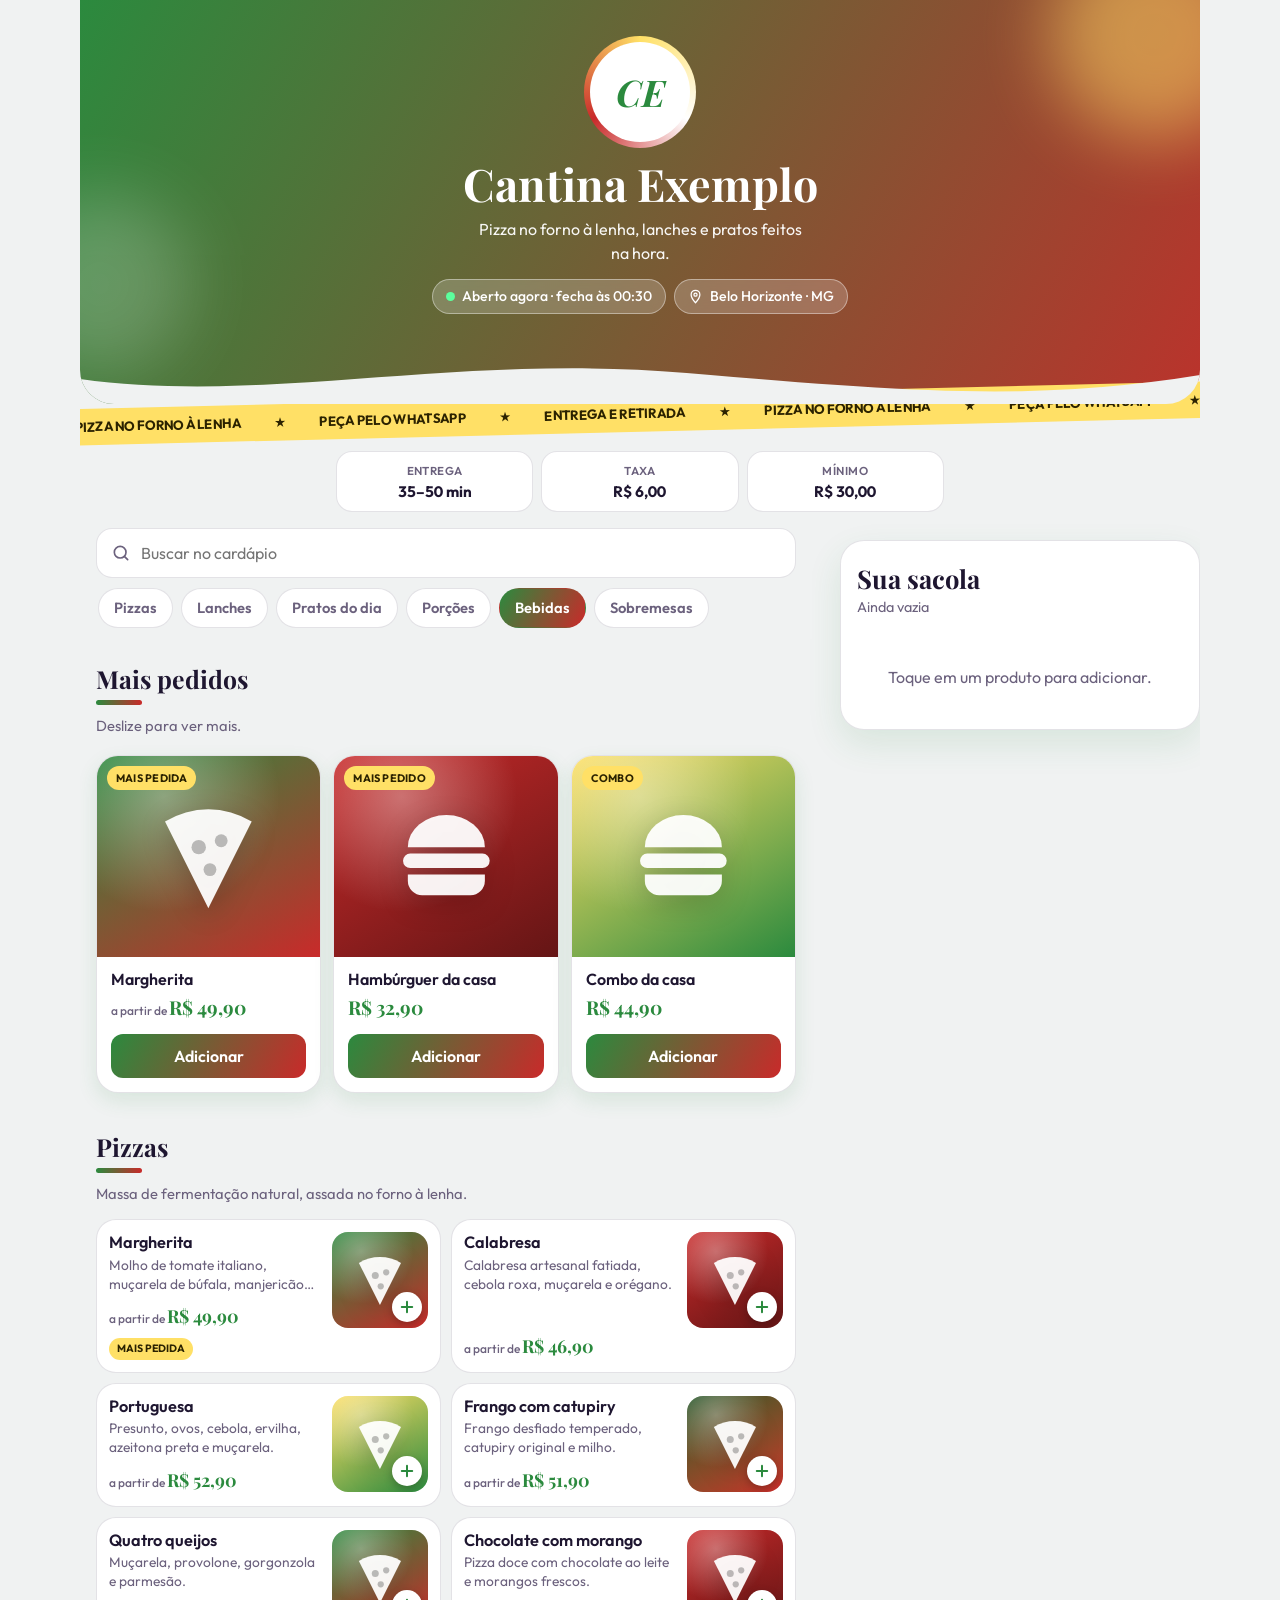
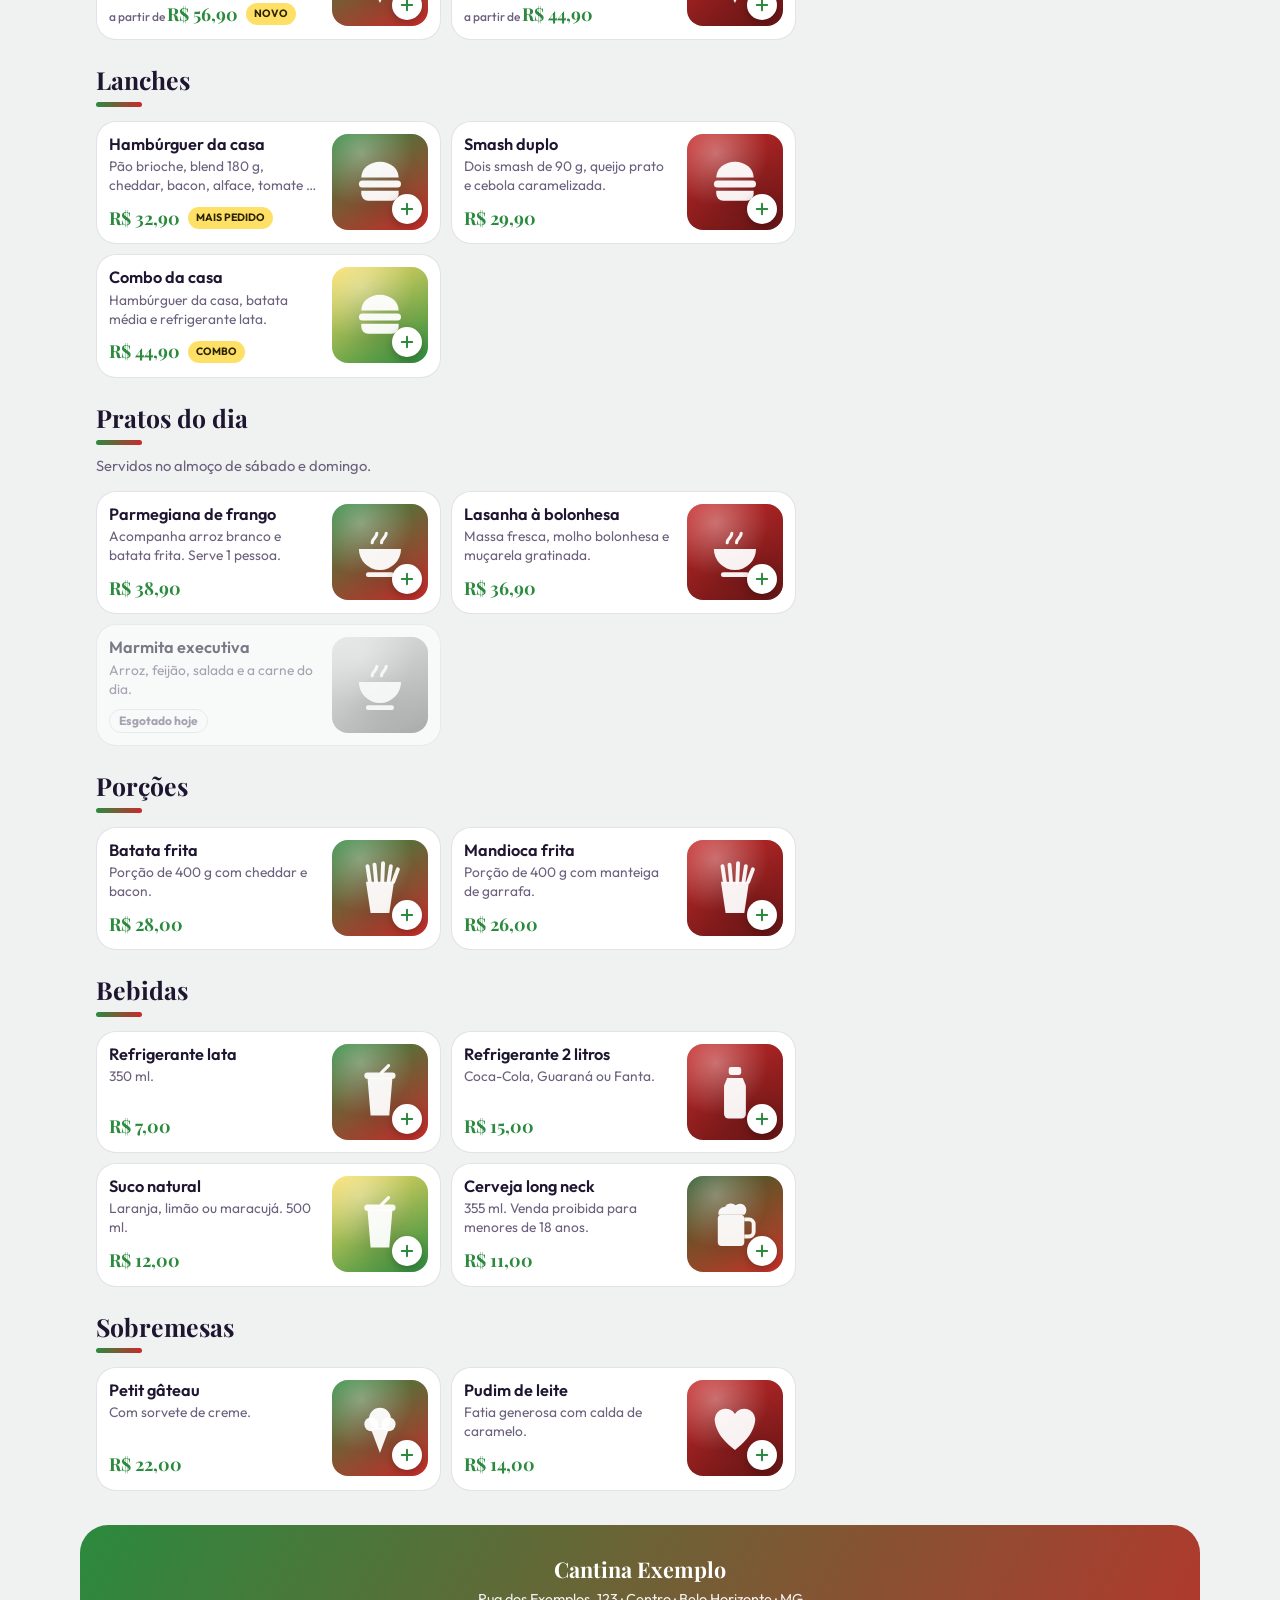
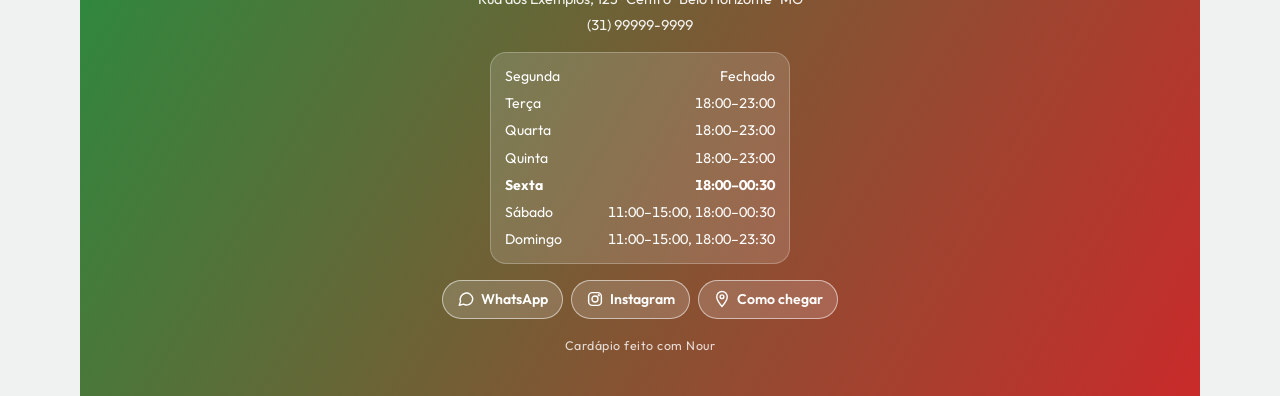
<file: cardapio/index.html>
<!doctype html>
<html lang="pt-BR">
<head>
<meta charset="utf-8">
<meta name="viewport" content="width=device-width, initial-scale=1, viewport-fit=cover">
<meta name="theme-color" content="#2B8A3E">
<title>Cardápio Digital</title>
<meta name="description" content="Cardápio digital com pedido pelo WhatsApp.">
<link rel="preconnect" href="https://fonts.googleapis.com">
<link rel="preconnect" href="https://fonts.gstatic.com" crossorigin>
<link href="https://fonts.googleapis.com/css2?family=Playfair+Display:ital,wght@0,700;1,700&family=Outfit:wght@400;500;600;700;800&display=swap" rel="stylesheet">
<link rel="stylesheet" href="css/cardapio.css">
</head>
<body>
<div id="app"></div>
<script src="js/dados.js"></script>
<script src="js/cardapio.js"></script>
</body>
</html>
</file>
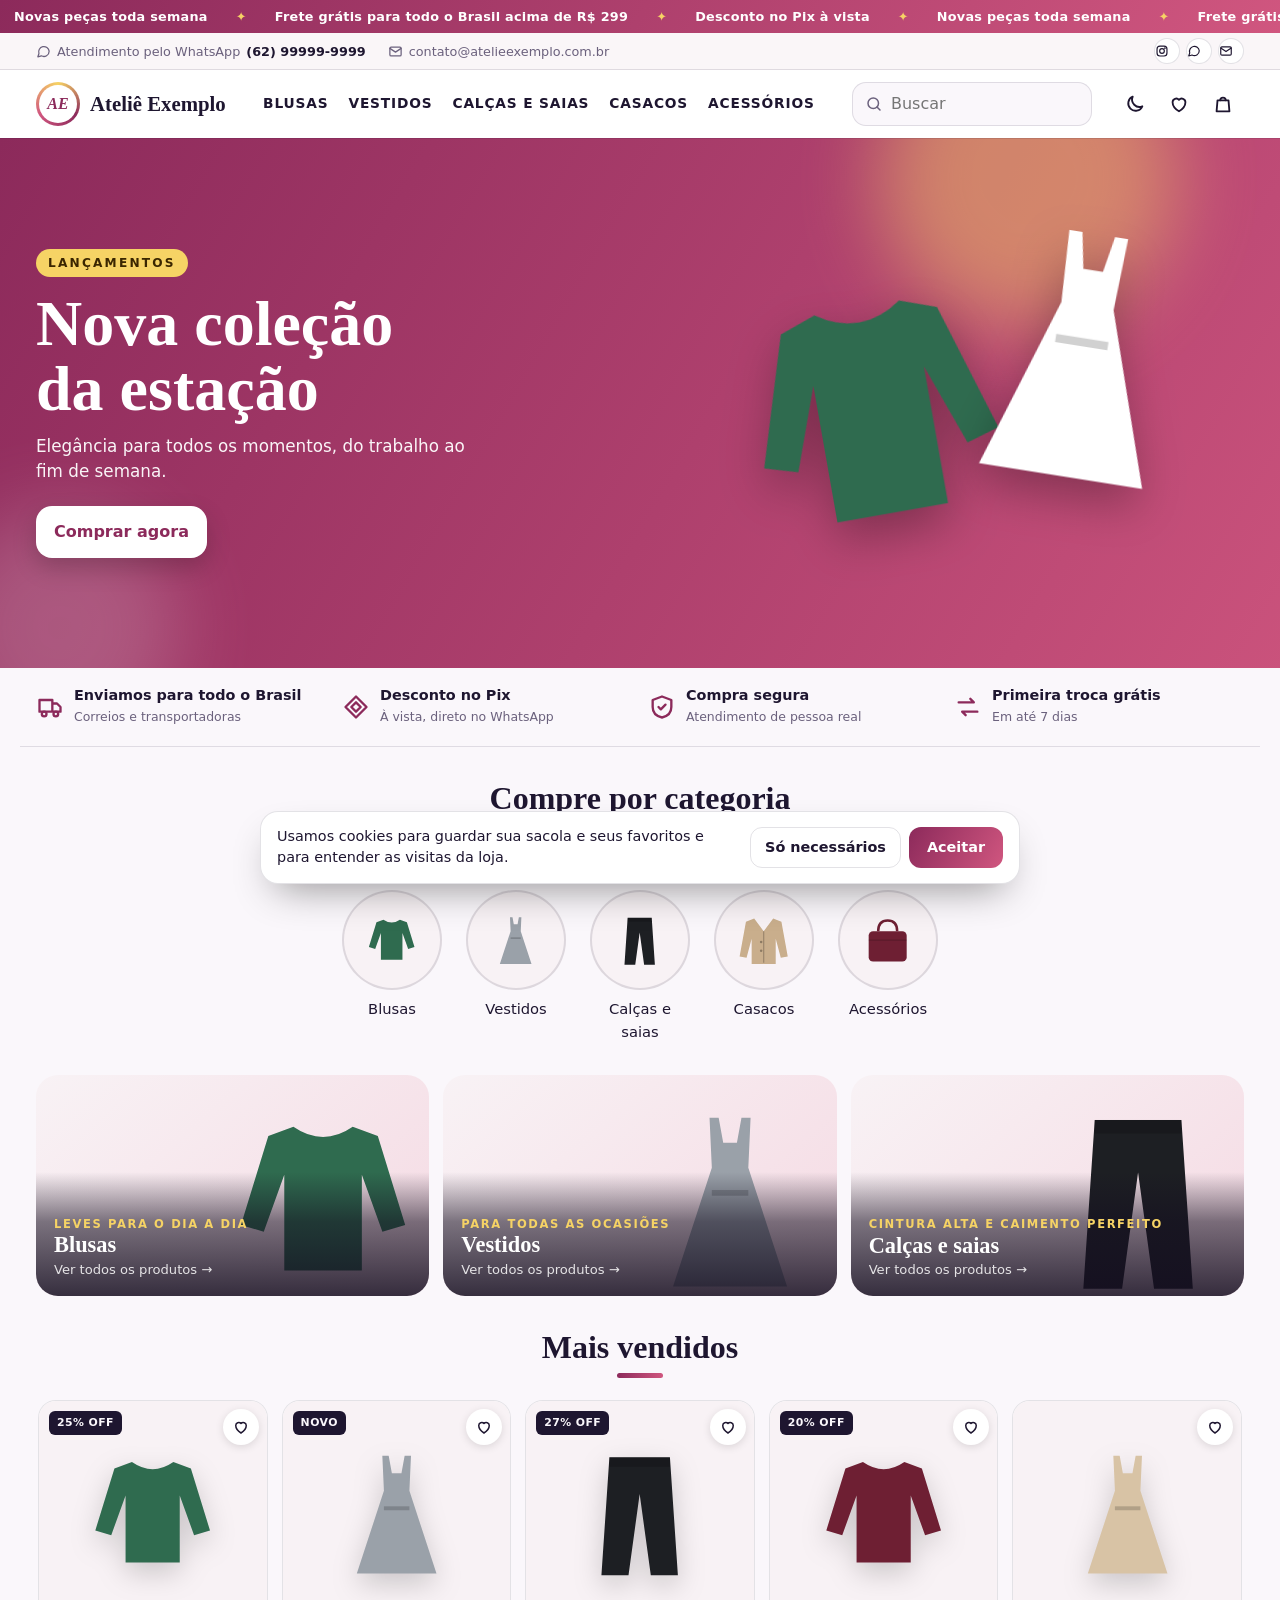
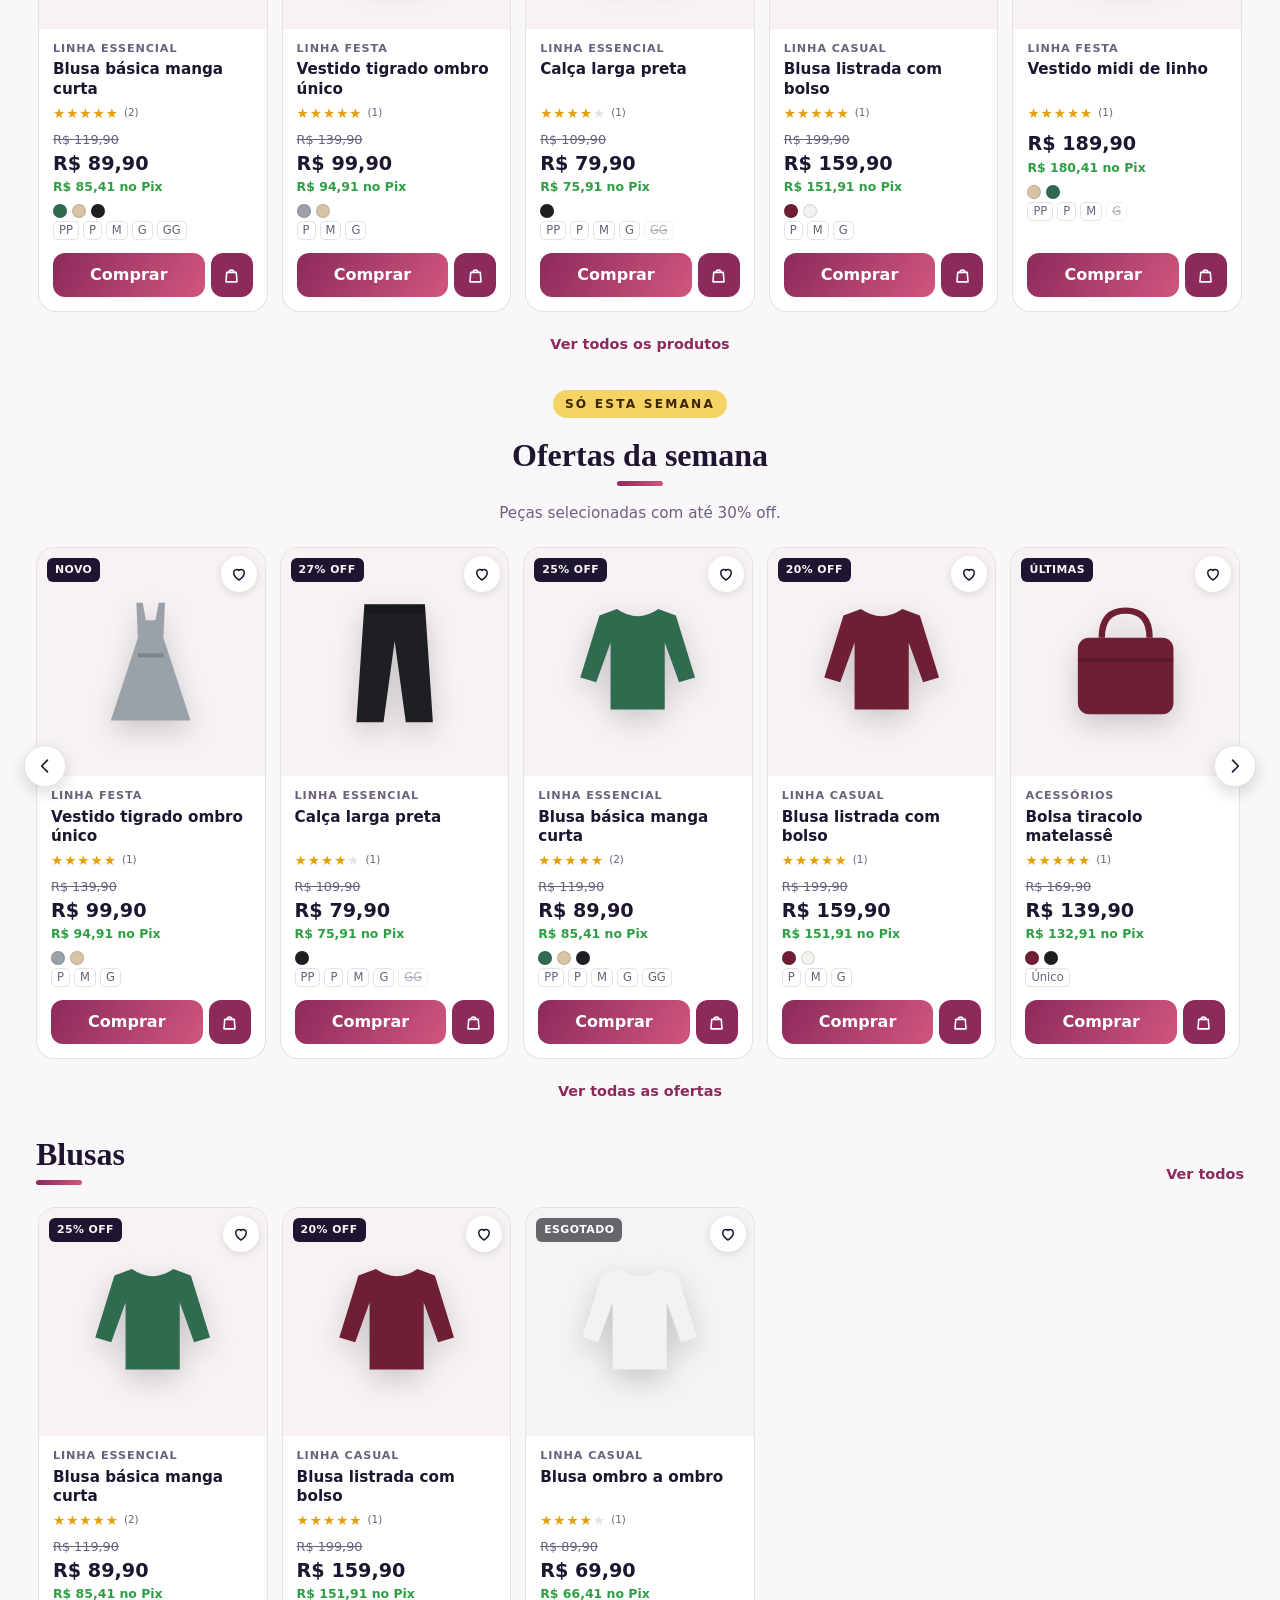
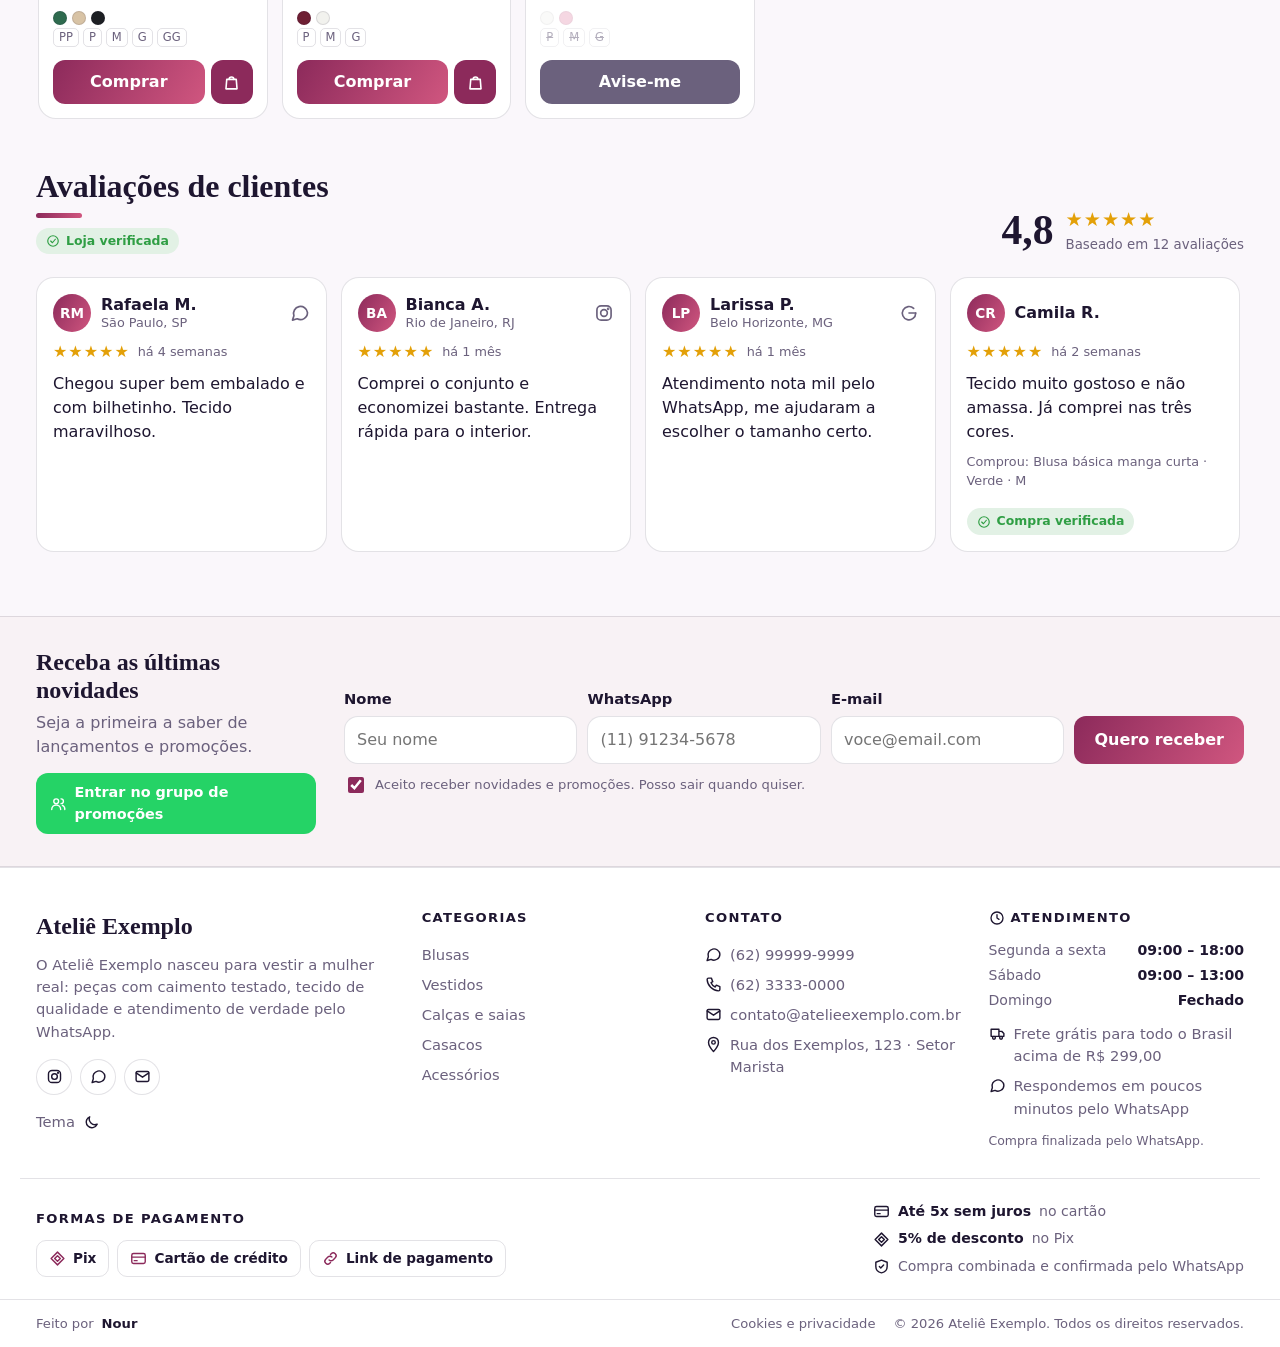
<file: catalogo/index.html>
<!doctype html>
<html lang="pt-BR">
<head>
<meta charset="utf-8">
<meta name="viewport" content="width=device-width, initial-scale=1, viewport-fit=cover">
<meta name="theme-color" content="#8C2A5B">
<title>Catálogo</title>
<meta name="description" content="Catálogo digital com pedido pelo WhatsApp.">
<meta name="referrer" content="strict-origin-when-cross-origin">
<meta http-equiv="Content-Security-Policy" content="default-src 'self'; script-src 'self' 'unsafe-inline'; style-src 'self' 'unsafe-inline' https://fonts.googleapis.com; font-src https://fonts.gstatic.com; img-src 'self' https: data:; connect-src https://*.supabase.co; frame-src https://www.google.com; base-uri 'self'; form-action 'none'">
<link rel="preconnect" href="https://fonts.googleapis.com">
<link rel="preconnect" href="https://fonts.gstatic.com" crossorigin>
<link href="https://fonts.googleapis.com/css2?family=Playfair+Display:ital,wght@0,700;1,700&family=Outfit:wght@400;500;600;700;800&display=swap" rel="stylesheet">
<link rel="stylesheet" href="css/catalogo.css">
</head>
<body>
<div id="app"></div>
<script src="js/config.js"></script>
<script src="js/protecao.js"></script>
<script>
/* ?loja=slug lê a loja do banco; ?modelo=pet-shop abre um modelo pronto (demonstração); sem nada, usa js/dados.js */
(function () {
  var q = location.search, loja = (q.match(/[?&]loja=([a-z0-9-]+)/) || [])[1], m = (q.match(/[?&]modelo=([a-z0-9-]+)/) || [])[1];
  // Em /loja/<slug>/ a página vem do servidor com os dados embutidos; os arquivos ficam em /catalogo/.
  var B = document.querySelector('script[src$="js/config.js"]').src.replace(/js\/config\.js.*$/, ''), emb = document.getElementById('nour-dados');
  function load(src, next) { var s = document.createElement('script'); s.src = B + src; s.onload = next || null; s.onerror = function () { if (m) location.replace(location.pathname); }; document.body.appendChild(s); }
  function aviso(t) { document.getElementById('app').innerHTML = '<div style="max-width:420px;margin:18vh auto;padding:0 16px;text-align:center;font-family:Outfit,system-ui,sans-serif"><h1 style="font-size:1.4rem">' + t + '</h1><p style="color:#6B617D">Confira o endereço ou fale com a loja.</p></div>'; }
  function abre(d) {
    window.LOJA = Object.assign({ nome: d.nome }, d.loja, { id: d.slug, api: true, avaliacoes: d.avaliacoes || [] });
    window.CATEGORIAS = d.categorias || []; window.PRODUTOS = d.produtos || []; window.NOUR_ABRIR = d.abrir || '';
    load('js/catalogo.js');
  }
  var pv = (q.match(/[?&]previa=([a-z0-9-]+)/) || [])[1];
  if (pv) {
    // Prévia do painel: lê o rascunho salvo pelo editor; não grava visitas, cookies nem pedidos.
    var r = null; try { r = JSON.parse(localStorage.getItem('nourprevia:' + pv) || 'null'); } catch (e) {}
    if (!r) return load('js/dados.js', function () { load('js/catalogo.js'); });
    window.LOJA = Object.assign({ nome: r.nome }, r.loja, { id: 'previa-' + pv, api: false, previa: true, cookies: false, avaliacoes: r.avaliacoes || [] });
    window.CATEGORIAS = r.categorias || []; window.PRODUTOS = r.produtos || [];
    return load('js/catalogo.js');
  }
  if (emb) { try { abre(JSON.parse(emb.textContent)); } catch (e) { aviso('Não foi possível abrir a loja agora'); } }
  else if (loja) {
    window.nourRpc('catalogo_publico', { p_slug: loja }).then(function (d) {
      if (!d || !d.loja) return aviso('Loja não encontrada');
      abre(d);
    }).catch(function () { aviso('Não foi possível abrir a loja agora'); });
  } else load(m ? 'modelos/' + m + '.js' : 'js/dados.js', function () { load('js/catalogo.js'); });
})();
</script>
</body>
</html>
</file>
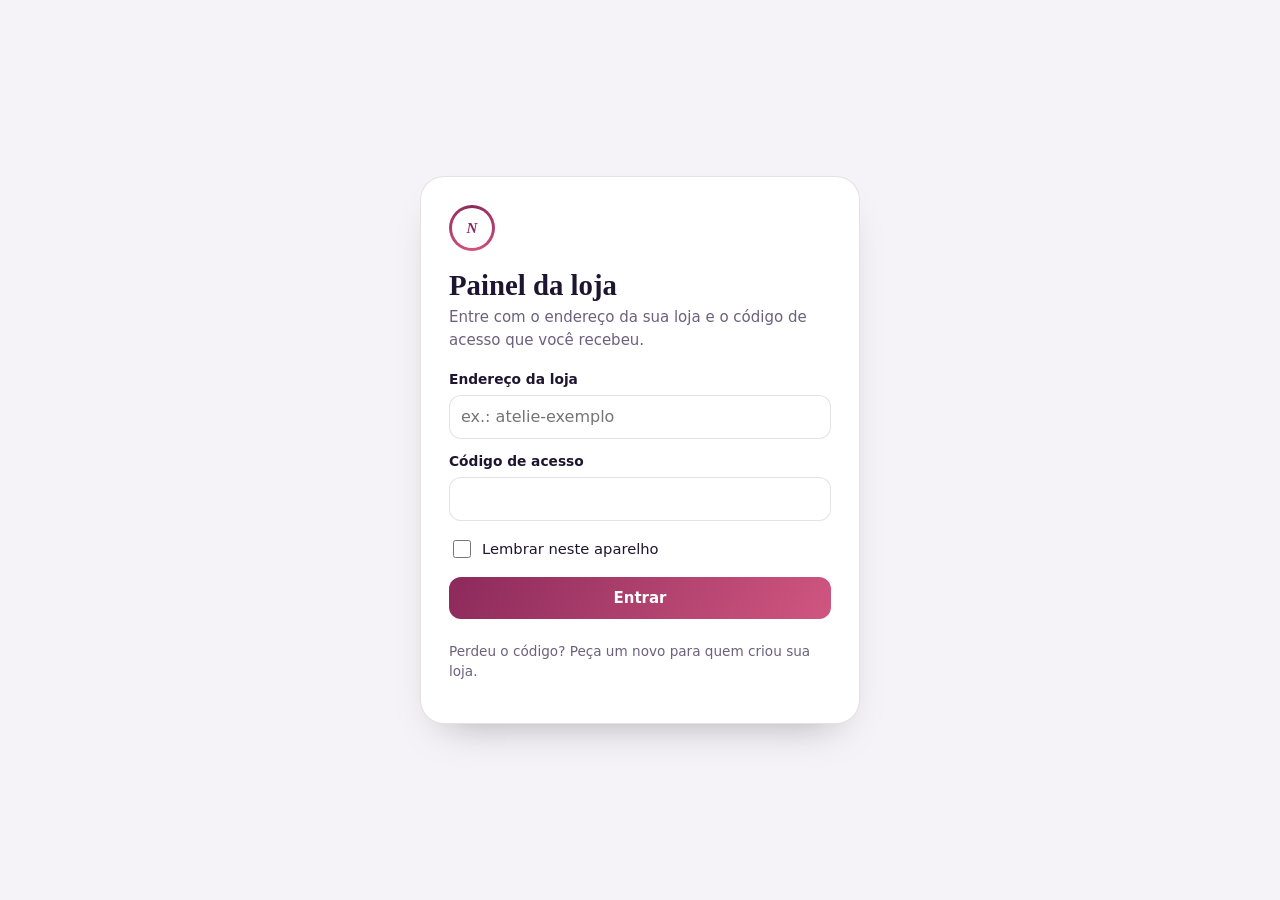
<file: catalogo/painel/index.html>
<!doctype html>
<html lang="pt-BR">
<head>
<meta charset="utf-8">
<meta name="viewport" content="width=device-width, initial-scale=1, viewport-fit=cover">
<meta name="theme-color" content="#1E1630">
<meta name="robots" content="noindex, nofollow">
<meta name="referrer" content="no-referrer">
<meta http-equiv="Content-Security-Policy" content="default-src 'self'; script-src 'self'; style-src 'self' 'unsafe-inline' https://fonts.googleapis.com; font-src https://fonts.gstatic.com; img-src 'self' https: data: blob:; connect-src https://*.supabase.co; base-uri 'self'; form-action 'none'">
<title>Painel do catálogo</title>
<link rel="preconnect" href="https://fonts.googleapis.com">
<link rel="preconnect" href="https://fonts.gstatic.com" crossorigin>
<link href="https://fonts.googleapis.com/css2?family=Playfair+Display:ital,wght@0,700;1,700&family=Outfit:wght@400;500;600;700;800&display=swap" rel="stylesheet">
<link rel="stylesheet" href="painel.css">
</head>
<body>
<div id="app"></div>
<dialog id="dlg" aria-label="Editar"></dialog>
<div class="toast" id="toast" role="status" aria-live="polite"></div>
<script src="../js/config.js"></script>
<script src="../js/protecao.js"></script>
<script src="../modelos/lista.js"></script>
<script src="painel.js"></script>
</body>
</html>
</file>
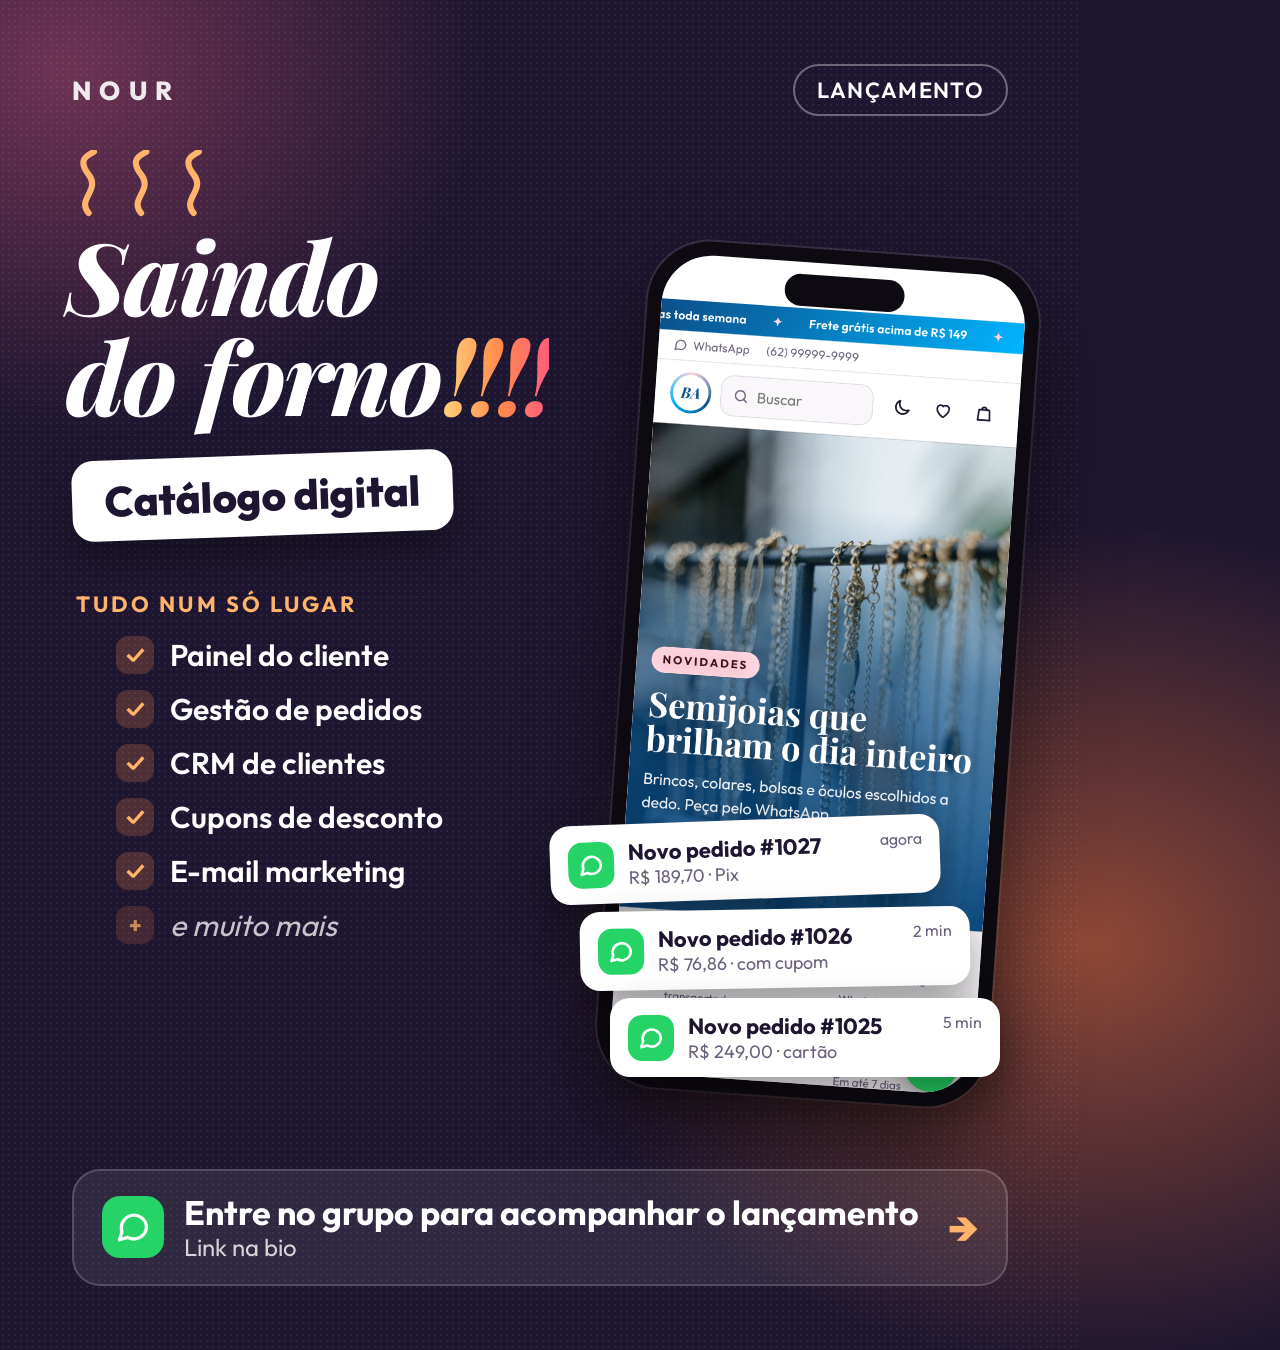
<file: marketing/catalogo-saindo-do-forno.html>
<!doctype html><html lang="pt-BR"><head><meta charset="utf-8">
<link href="https://fonts.googleapis.com/css2?family=Playfair+Display:ital,wght@0,800;1,800&family=Outfit:wght@400;600;700;800&display=swap" rel="stylesheet">
<style>
*{box-sizing:border-box;margin:0}
body{width:1080px;height:1350px;overflow:hidden;font-family:Outfit,sans-serif;color:#fff;position:relative;
 background:radial-gradient(900px 700px at 85% 70%,rgba(255,122,61,.5),transparent 60%),radial-gradient(700px 600px at 5% 5%,rgba(208,86,127,.45),transparent 60%),#1E1630}
.grain{position:absolute;inset:0;background-image:radial-gradient(rgba(255,255,255,.06) 1px,transparent 1px);background-size:6px 6px}
.top{position:absolute;left:72px;top:64px;right:72px;display:flex;justify-content:space-between;align-items:center}
.brand{font-weight:800;letter-spacing:.32em;font-size:26px;opacity:.9}
.tag{border:2px solid rgba(255,255,255,.35);border-radius:99px;padding:10px 22px;font-weight:600;font-size:22px;letter-spacing:.06em}
.steam{position:absolute;left:68px;top:150px}
h1{position:absolute;left:66px;top:225px;font-family:'Playfair Display',serif;font-style:italic;font-weight:800;font-size:100px;line-height:1;letter-spacing:-.02em}
h1 span{background:linear-gradient(90deg,#FFD27A,#FF8A4C 55%,#FF5E7E);-webkit-background-clip:text;color:transparent;letter-spacing:-.06em}
.pill{position:absolute;left:72px;top:455px;background:#fff;color:#1E1630;font-weight:800;font-size:42px;padding:14px 32px;border-radius:22px;transform:rotate(-2deg);box-shadow:0 18px 40px rgba(0,0,0,.35)}
.feat{position:absolute;left:76px;top:590px;width:500px}
.feat p{font-size:22px;letter-spacing:.14em;text-transform:uppercase;font-weight:700;color:#FFB36B;margin-bottom:18px}
ul{list-style:none;display:grid;gap:16px}
li{display:flex;gap:16px;align-items:center;font-size:30px;font-weight:600}
li i{flex:none;width:38px;height:38px;border-radius:12px;background:rgba(255,138,76,.22);display:grid;place-items:center;font-style:normal;color:#FFB36B;font-size:22px;font-weight:800}
li.mais{opacity:.75;font-weight:400;font-style:italic}
.phone{position:absolute;right:66px;top:250px;width:392px;height:848px;border-radius:62px;background:#0d0a12;padding:14px;box-shadow:0 40px 90px rgba(0,0,0,.55),0 0 0 2px rgba(255,255,255,.12);transform:rotate(4deg)}
.phone .scr{width:100%;height:100%;border-radius:50px;overflow:hidden;background:#fff;padding-top:46px}
.phone img{width:100%;display:block}
.notch{position:absolute;left:50%;top:26px;transform:translateX(-50%);width:120px;height:32px;border-radius:20px;background:#0d0a12}
.peds{position:absolute;right:110px;top:820px;display:grid;gap:10px;width:390px}
.card{background:#fff;color:#1E1630;border-radius:20px;padding:14px 18px;box-shadow:0 20px 44px rgba(0,0,0,.38);display:flex;gap:14px;align-items:center}
.card b{display:block;font-size:22px}.card small{font-size:18px;color:#6B617D}
.card .t{white-space:nowrap;margin-left:auto;font-size:16px;color:#6B617D;align-self:flex-start}
.card:nth-child(1){transform:translateX(-30px) rotate(-2deg)}
.card:nth-child(2){transform:translateX(0) rotate(-1deg)}
.card:nth-child(3){transform:translateX(30px)}
.dot{width:46px;height:46px;border-radius:14px;display:grid;place-items:center;flex:none;background:#25D366}
.cta{position:absolute;left:72px;right:72px;bottom:64px;display:flex;align-items:center;gap:20px;background:rgba(255,255,255,.08);border:2px solid rgba(255,255,255,.18);border-radius:28px;padding:22px 28px}
.cta .dot{width:62px;height:62px;border-radius:18px}
.cta b{font-size:34px;display:block;line-height:1.15}.cta small{font-size:24px;opacity:.8}
.cta .seta{margin-left:auto;font-size:44px;color:#FFB36B;font-weight:800}
</style></head><body><div class="grain"></div>
<div class="top"><span class="brand">NOUR</span><span class="tag">LANÇAMENTO</span></div>
<svg class="steam" width="190" height="70" viewBox="0 0 210 80" fill="none" stroke="#FFB36B" stroke-width="7" stroke-linecap="round"><path d="M20 72c-14-16 14-26 0-44S20 6 26 2"/><path d="M80 72c-14-16 14-26 0-44S80 6 86 2"/><path d="M140 72c-14-16 14-26 0-44S140 6 146 2"/></svg>
<h1>Saindo<br>do forno<span>!!!!</span></h1>
<div class="pill">Catálogo digital</div>
<div class="feat"><p>Tudo num só lugar</p><ul>
<li><i>✓</i>Painel do cliente</li>
<li><i>✓</i>Gestão de pedidos</li>
<li><i>✓</i>CRM de clientes</li>
<li><i>✓</i>Cupons de desconto</li>
<li><i>✓</i>E-mail marketing</li>
<li class="mais"><i>+</i>e muito mais</li></ul></div>
<div class="phone"><div class="scr"><img src="tela.png" alt=""></div><div class="notch"></div></div>
<div class="peds">
<div class="card"><span class="dot"><svg width="26" height="26" viewBox="0 0 24 24" fill="none" stroke="#fff" stroke-width="2.4" stroke-linecap="round" stroke-linejoin="round"><path d="M21 11.5a8.4 8.4 0 0 1-12.4 7.4L3 20.5l1.7-5.3A8.4 8.4 0 1 1 21 11.5z"/></svg></span><div><b>Novo pedido #1027</b><small>R$ 189,70 · Pix</small></div><span class="t">agora</span></div>
<div class="card"><span class="dot"><svg width="26" height="26" viewBox="0 0 24 24" fill="none" stroke="#fff" stroke-width="2.4" stroke-linecap="round" stroke-linejoin="round"><path d="M21 11.5a8.4 8.4 0 0 1-12.4 7.4L3 20.5l1.7-5.3A8.4 8.4 0 1 1 21 11.5z"/></svg></span><div><b>Novo pedido #1026</b><small>R$ 76,86 · com cupom</small></div><span class="t">2 min</span></div>
<div class="card"><span class="dot"><svg width="26" height="26" viewBox="0 0 24 24" fill="none" stroke="#fff" stroke-width="2.4" stroke-linecap="round" stroke-linejoin="round"><path d="M21 11.5a8.4 8.4 0 0 1-12.4 7.4L3 20.5l1.7-5.3A8.4 8.4 0 1 1 21 11.5z"/></svg></span><div><b>Novo pedido #1025</b><small>R$ 249,00 · cartão</small></div><span class="t">5 min</span></div>
</div>
<div class="cta"><span class="dot"><svg width="36" height="36" viewBox="0 0 24 24" fill="none" stroke="#fff" stroke-width="2.2" stroke-linecap="round" stroke-linejoin="round"><path d="M21 11.5a8.4 8.4 0 0 1-12.4 7.4L3 20.5l1.7-5.3A8.4 8.4 0 1 1 21 11.5z"/></svg></span><div><b>Entre no grupo para acompanhar o lançamento</b><small>Link na bio</small></div><span class="seta">→</span></div>
</body></html>
</file>
<file: cardapio/css/cardapio.css>
/* =====================================================================
   Nour Cardápio · visual no padrão do Nour Bio Site (.bx)
   Layout: celular primeiro, coluna única de 480px; no computador,
   cardápio à esquerda e sacola fixa à direita.
   ===================================================================== */
:root{
  color-scheme:light;
  /* cores da loja (sobrescritas por dados.js) */
  --p1:#2B8A3E;--p2:#C92A2A;--p3:#FFE066;--on3:#2B2200;--hi:#fff;
  /* neutros do Bio Site */
  --ink:#1E1630;--muted:#6B617D;--line:rgba(30,22,48,.12);--bgx:#FAF7FB;--card:#fff;
  --ok:#2F9E44;--zap:#25D366;
  /* tipografia padrão Nour Bio Site */
  --fh:'Playfair Display',Georgia,serif;
  --fb:'Outfit',system-ui,-apple-system,'Segoe UI',Roboto,sans-serif;
  --gut-l:max(16px,env(safe-area-inset-left,0px));
  --gut-r:max(16px,env(safe-area-inset-right,0px));
}
*,*::before,*::after{box-sizing:border-box}
html{-webkit-text-size-adjust:100%;scroll-padding-top:calc(130px + env(safe-area-inset-top,0px))}
body{margin:0;background:color-mix(in srgb,var(--p1) 5%,var(--bgx));color:var(--ink);font:400 16px/1.5 var(--fb);overflow-x:hidden}
body::before{content:"";position:fixed;inset:0 0 auto;height:env(safe-area-inset-top,0px);z-index:30;background:color-mix(in srgb,var(--p1) 5%,var(--bgx))}
button,input,textarea{font:inherit;color:inherit}
button{cursor:pointer}
a{color:inherit;text-decoration:none}
p{margin:0}
[hidden]{display:none!important}
:focus-visible{outline:3px solid color-mix(in srgb,var(--p1) 60%,#fff);outline-offset:2px}
.num{font-variant-numeric:tabular-nums}
.wrap{padding-left:var(--gut-l);padding-right:var(--gut-r)}

/* ---------- estrutura ---------- */
.page{max-width:480px;margin:0 auto;padding-bottom:110px;overflow-x:clip}
.cols{display:block}
.side{display:none}

/* ---------- topo (hero) ---------- */
.hero{position:relative;overflow:hidden;color:var(--hi);text-align:center;padding-block:18px 84px;background:linear-gradient(120deg,var(--p1),var(--p2),var(--p1));background-size:220% 220%;animation:flow 12s ease infinite}
@keyframes flow{0%{background-position:0 50%}50%{background-position:100% 50%}100%{background-position:0 50%}}
.blob{position:absolute;border-radius:50%;filter:blur(34px);pointer-events:none;animation:float 9s ease-in-out infinite}
.b1{width:210px;height:210px;background:var(--p3);opacity:.5;top:-70px;right:-60px}
.b2{width:180px;height:180px;background:#fff;opacity:.2;bottom:30px;left:-70px;animation-delay:-3s}
@keyframes float{0%,100%{transform:translate(0,0)}50%{transform:translate(14px,-18px)}}
.hero>*:not(.blob):not(.wave){position:relative;z-index:1}
.ring{position:relative;width:112px;height:112px;margin:8px auto 12px}
.ring::before{content:"";position:absolute;inset:0;border-radius:50%;background:conic-gradient(var(--p3),#fff,var(--p2),var(--p3));animation:spin 6s linear infinite}
.ring .in{position:absolute;inset:6px;border-radius:50%;background:#fff;display:grid;place-items:center;overflow:hidden;font-family:var(--fh);font-style:italic;font-weight:700;font-size:2.3rem;color:var(--p1)}
.ring .in img{width:100%;height:100%;object-fit:cover}
@keyframes spin{to{transform:rotate(360deg)}}
.hero h1{font-family:var(--fh);font-size:2.2rem;line-height:1.05;font-weight:700;margin:0;text-wrap:balance}
.hero .slogan{margin:10px auto 14px;max-width:30ch;opacity:.95}
.chips{display:flex;flex-wrap:wrap;justify-content:center;gap:8px}
.chip{display:inline-flex;align-items:center;gap:7px;background:rgba(255,255,255,.2);border:1px solid rgba(255,255,255,.4);-webkit-backdrop-filter:blur(6px);backdrop-filter:blur(6px);border-radius:999px;padding:6px 13px;font-size:.88rem;font-weight:500}
.chip svg{width:15px;height:15px;flex:none}
.chip .dot{width:9px;height:9px;border-radius:50%;background:#5CFF9D;box-shadow:0 0 0 0 rgba(92,255,157,.8);animation:pulse 1.8s infinite}
.chip.closed .dot{background:#ffb3b3;animation:none}
@keyframes pulse{70%{box-shadow:0 0 0 9px rgba(92,255,157,0)}100%{box-shadow:0 0 0 0 rgba(92,255,157,0)}}
.wave{position:absolute;left:0;right:0;bottom:-1px;width:100%;height:52px;z-index:1;display:block}
.wave path{fill:color-mix(in srgb,var(--p1) 5%,var(--bgx))}

/* faixa que corre */
.tick{overflow:hidden;background:var(--p3);color:var(--on3);font-weight:700;font-size:.8rem;white-space:nowrap;transform:rotate(-1.4deg) scale(1.04);margin:-8px 0 4px}
.tick div{display:inline-block;padding:8px 0;animation:marq 24s linear infinite}
.tick span{margin:0 16px}
@keyframes marq{to{transform:translateX(-50%)}}

/* resumo de entrega */
.facts{display:grid;grid-template-columns:repeat(3,minmax(0,1fr));gap:8px;padding-block:16px 4px}
.fact{background:var(--card);border:1px solid var(--line);border-radius:16px;padding:10px 8px;text-align:center;min-width:0}
.fact small{display:block;color:var(--muted);font-size:.72rem;font-weight:600;letter-spacing:.04em;text-transform:uppercase}
.fact b{display:block;font-weight:700;font-size:.95rem;line-height:1.25;margin-top:2px}

/* ---------- busca + categorias (fixas no topo) ---------- */
.bar{position:sticky;top:env(safe-area-inset-top,0px);z-index:20;background:color-mix(in srgb,var(--p1) 5%,var(--bgx));padding-block:12px 8px;border-bottom:1px solid transparent;transition:border-color .2s,box-shadow .2s}
.bar.stuck{border-bottom-color:var(--line);box-shadow:0 8px 18px -12px rgba(30,22,48,.25)}
.search{display:flex;align-items:center;gap:10px;background:var(--card);border:1.5px solid var(--line);border-radius:16px;padding:0 14px;color:var(--muted)}
.search:focus-within{border-color:var(--p1)}
.search svg{width:20px;height:20px;flex:none}
.search input{flex:1;min-width:0;border:0;background:none;padding:12px 0;font-size:16px;outline:0;color:var(--ink)}
.search button{border:0;background:none;color:var(--muted);padding:6px;line-height:0}
.pills{display:flex;gap:8px;overflow-x:auto;padding:10px 2px 2px;scrollbar-width:none}
.pills::-webkit-scrollbar{display:none}
.pills button{flex:none;border:1.5px solid var(--line);background:var(--card);border-radius:999px;padding:8px 15px;font-weight:600;font-size:.92rem;color:var(--muted);white-space:nowrap}
.pills button.on{background:linear-gradient(120deg,var(--p1),var(--p2));border-color:transparent;color:var(--hi)}

/* ---------- títulos de seção ---------- */
.h{font-family:var(--fh);font-size:1.55rem;font-weight:700;line-height:1.1;margin:0;text-wrap:balance}
.h::after{content:"";display:block;width:46px;height:5px;border-radius:5px;margin-top:8px;background:linear-gradient(90deg,var(--p1),var(--p2))}
.subt{color:var(--muted);font-size:.92rem;margin:10px 0 0}
.sec{padding-block:26px 0}
.sec-head{margin-bottom:14px}

/* ---------- destaques (carrossel) ---------- */
.rail{display:flex;gap:12px;overflow-x:auto;scroll-snap-type:x mandatory;padding:4px var(--gut-r) 14px var(--gut-l);margin:0 calc(-1 * var(--gut-r)) 0 calc(-1 * var(--gut-l));scrollbar-width:none}
.rail::-webkit-scrollbar{display:none}
.hl{flex:0 0 62%;max-width:240px;scroll-snap-align:start;background:var(--card);border:1px solid var(--line);border-radius:22px;overflow:hidden;box-shadow:0 8px 20px color-mix(in srgb,var(--p1) 12%,transparent);text-align:left;padding:0;display:flex;flex-direction:column}
.hl .pic{aspect-ratio:1/.9}
.hl .meta{padding:12px 14px 14px;display:flex;flex-direction:column;gap:2px;flex:1}
.hl .meta b{font-weight:600;line-height:1.25}
.hl .price{font-family:var(--fh);font-weight:700;font-size:1.2rem;color:var(--p1);margin:2px 0 10px}
.hl .want{margin-top:auto}

/* ---------- desenho do produto ---------- */
.pic{position:relative;display:grid;place-items:center;overflow:hidden}
.pic::before{content:"";position:absolute;width:140%;height:140%;background:radial-gradient(circle,rgba(255,255,255,.35),transparent 55%);top:-50%;left:-40%}
.pic svg{position:relative;width:46%;height:auto;color:rgba(255,255,255,.94);fill:currentColor;filter:drop-shadow(0 8px 14px rgba(0,0,0,.2));transition:transform .4s}
.pic img{position:absolute;inset:0;width:100%;height:100%;object-fit:cover}
.g1{background:linear-gradient(150deg,var(--p1),var(--p2))}
.g2{background:linear-gradient(150deg,var(--p2),color-mix(in srgb,var(--p2) 50%,#000))}
.g3{background:linear-gradient(150deg,var(--p3),var(--p1))}
.g4{background:linear-gradient(150deg,color-mix(in srgb,var(--p1) 60%,#000),var(--p2))}
.tagp{position:absolute;top:10px;left:10px;z-index:1;font-size:.68rem;font-weight:700;padding:4px 9px;border-radius:999px;background:var(--p3);color:var(--on3);letter-spacing:.02em}

/* ---------- lista de itens ---------- */
.list{display:grid;gap:10px}
.item{display:flex;gap:14px;align-items:stretch;width:100%;text-align:left;background:var(--card);border:1px solid var(--line);border-radius:20px;padding:12px;transition:transform .2s,box-shadow .2s}
.item:hover{transform:translateY(-2px);box-shadow:0 10px 22px color-mix(in srgb,var(--p1) 16%,transparent)}
.item:hover .pic svg{transform:scale(1.08) rotate(-3deg)}
.item .txt{flex:1;min-width:0;display:flex;flex-direction:column;gap:3px}
.item .txt b{font-weight:600;font-size:1.02rem;line-height:1.25}
.item .txt p{color:var(--muted);font-size:.86rem;line-height:1.4;display:-webkit-box;-webkit-line-clamp:2;-webkit-box-orient:vertical;overflow:hidden}
.item .row{display:flex;align-items:center;gap:8px;margin-top:auto;padding-top:6px;flex-wrap:wrap}
.item .price{font-family:var(--fh);font-weight:700;font-size:1.12rem;color:var(--p1)}
.from{color:var(--muted);font-family:var(--fb);font-size:.75rem;font-weight:500}
.item .qtag{font-size:.75rem;font-weight:700;color:var(--hi);background:var(--p1);border-radius:999px;padding:2px 9px}
.item .sel{font-size:.66rem;font-weight:700;padding:3px 8px;border-radius:999px;background:var(--p3);color:var(--on3)}
.item .pic{flex:none;width:96px;height:96px;border-radius:16px}
.item .pic svg{width:52%}
.item .plus{position:absolute;right:6px;bottom:6px;z-index:1;width:30px;height:30px;border-radius:50%;background:#fff;color:var(--p1);display:grid;place-items:center;box-shadow:0 3px 8px rgba(0,0,0,.25)}
.item .plus svg{width:18px;height:18px;fill:none;stroke:currentColor;stroke-width:2.6;stroke-linecap:round;filter:none;color:var(--p1)}
.item.off{opacity:.55;cursor:default}
.item.off:hover{transform:none;box-shadow:none}
.item.off .pic{filter:grayscale(1)}
.soldout{font-size:.75rem;font-weight:700;color:var(--muted);border:1px solid var(--line);border-radius:999px;padding:2px 9px}
.empty{text-align:center;color:var(--muted);padding:40px 10px}
.empty b{display:block;color:var(--ink);font-size:1.1rem;margin-bottom:4px}

/* ---------- botões ---------- */
.want{display:block;width:100%;border:0;border-radius:12px;padding:10px;font-weight:600;color:var(--hi);text-align:center;background:linear-gradient(120deg,var(--p1),var(--p2))}
.want:active,.cta:active{transform:scale(.98)}
.cta{display:flex;align-items:center;justify-content:center;gap:10px;width:100%;border:0;border-radius:16px;padding:14px 16px;font-weight:700;font-size:1rem;color:var(--hi);background:linear-gradient(120deg,var(--p1),var(--p2));box-shadow:0 10px 24px color-mix(in srgb,var(--p1) 35%,transparent)}
.cta[disabled]{opacity:.5;cursor:not-allowed;box-shadow:none}
.cta.zap{background:var(--zap);color:#fff;box-shadow:0 10px 24px rgba(37,211,102,.35)}
.cta svg{width:22px;height:22px;fill:none;stroke:currentColor;stroke-width:1.9;stroke-linecap:round;stroke-linejoin:round}
.cta .sp{margin-left:auto;font-variant-numeric:tabular-nums}
.step{display:inline-flex;align-items:center;background:color-mix(in srgb,var(--p1) 10%,#fff);border:1px solid var(--line);border-radius:12px;padding:3px}
.step button{width:34px;height:32px;border:0;border-radius:9px;background:linear-gradient(120deg,var(--p1),var(--p2));color:var(--hi);font-size:1.2rem;line-height:1;font-weight:700}
.step b{min-width:30px;text-align:center;font-weight:700;font-variant-numeric:tabular-nums}

/* ---------- barra da sacola (celular) ---------- */
.dock{position:fixed;left:0;right:0;bottom:0;z-index:25;padding:0 max(14px,env(safe-area-inset-right,0px)) calc(14px + env(safe-area-inset-bottom,0px)) max(14px,env(safe-area-inset-left,0px));pointer-events:none}
.dock>*{pointer-events:auto;max-width:452px;margin:0 auto}
.cartbar{display:flex;align-items:center;gap:12px;width:100%;border:0;background:var(--ink);color:#fff;border-radius:18px;padding:10px 10px 10px 14px;box-shadow:0 12px 28px rgba(0,0,0,.35);text-align:left;animation:up .3s ease}
@keyframes up{from{transform:translateY(20px);opacity:0}}
.cartbar .n{flex:none;width:34px;height:34px;border-radius:11px;background:var(--p3);color:var(--on3);display:grid;place-items:center;font-weight:800}
.cartbar .t{flex:1;min-width:0}
.cartbar .t b{display:block;font-weight:700;line-height:1.15}
.cartbar .t small{opacity:.75;font-size:.78rem}
.cartbar .go{flex:none;display:inline-flex;align-items:center;gap:6px;border-radius:13px;padding:10px 14px;background:linear-gradient(120deg,var(--p1),var(--p2));font-weight:700;font-size:.92rem}
.fab{position:fixed;right:max(16px,env(safe-area-inset-right,0px));bottom:calc(16px + env(safe-area-inset-bottom,0px));z-index:24;width:58px;height:58px;border-radius:50%;display:grid;place-items:center;background:var(--zap);color:#fff;box-shadow:0 8px 20px rgba(0,0,0,.3);animation:ringy 3s ease-in-out infinite}
.fab svg{width:30px;height:30px;fill:none;stroke:currentColor;stroke-width:1.9;stroke-linecap:round;stroke-linejoin:round}
@keyframes ringy{0%,80%,100%{transform:rotate(0)}84%{transform:rotate(-14deg)}88%{transform:rotate(12deg)}92%{transform:rotate(-8deg)}96%{transform:rotate(5deg)}}

/* ---------- janelas (produto e sacola) ---------- */
dialog{border:0;padding:0;background:transparent;color:var(--ink);max-width:none;max-height:none;width:100%;height:100%;margin:0;overflow:hidden}
dialog::backdrop{background:rgba(20,14,32,.55)}
.sheet{position:absolute;left:0;right:0;bottom:0;max-width:520px;margin:0 auto;max-height:calc(92% - env(safe-area-inset-top,0px));display:flex;flex-direction:column;background:var(--bgx);border-radius:26px 26px 0 0;overflow:hidden;animation:sheet .28s ease}
@keyframes sheet{from{transform:translateY(40px);opacity:.4}}
.sheet .scroll{overflow-y:auto;overscroll-behavior:contain;flex:1;min-height:0}
.sheet .foot{padding:12px max(16px,env(safe-area-inset-right,0px)) calc(14px + env(safe-area-inset-bottom,0px)) max(16px,env(safe-area-inset-left,0px));background:var(--card);border-top:1px solid var(--line);display:flex;gap:10px;align-items:center}
.sheet .foot .cta{flex:1}
.x{position:absolute;top:12px;right:12px;z-index:3;width:40px;height:40px;border-radius:50%;border:0;background:rgba(255,255,255,.92);color:var(--ink);display:grid;place-items:center;box-shadow:0 2px 10px rgba(0,0,0,.2)}
.x svg{width:18px;height:18px;fill:none;stroke:currentColor;stroke-width:2.4;stroke-linecap:round}
.sheet .bigpic{height:200px}
.sheet .bigpic svg{width:30%}
.sheet .body{padding:18px var(--gut-r) 8px var(--gut-l)}
.sheet .body h2{font-family:var(--fh);font-size:1.6rem;line-height:1.1;margin:0 0 6px;text-wrap:balance}
.sheet .body .d{color:var(--muted)}
.sheet .body .p{font-family:var(--fh);font-weight:700;font-size:1.35rem;color:var(--p1);margin-top:8px}
.grp{margin-top:18px;background:var(--card);border:1px solid var(--line);border-radius:18px;overflow:hidden}
.grp-h{display:flex;justify-content:space-between;align-items:center;gap:10px;padding:12px 14px;background:color-mix(in srgb,var(--p1) 7%,#fff);border-bottom:1px solid var(--line)}
.grp-h b{font-weight:700}
.grp-h small{color:var(--muted);font-size:.8rem}
.req{font-size:.7rem;font-weight:700;letter-spacing:.04em;text-transform:uppercase;padding:3px 8px;border-radius:999px;background:var(--ink);color:#fff;flex:none}
.req.ok{background:var(--ok)}
.opt{display:flex;align-items:center;gap:12px;padding:12px 14px;border-bottom:1px solid var(--line);cursor:pointer}
.opt:last-child{border-bottom:0}
.opt span{flex:1;min-width:0}
.opt small{color:var(--muted);font-variant-numeric:tabular-nums;white-space:nowrap}
.opt input{width:22px;height:22px;margin:0;accent-color:var(--p1);flex:none}
.obs{display:block;margin-top:18px}
.obs b{display:block;font-weight:600;margin-bottom:6px}
.obs textarea,.field input{width:100%;border:1.5px solid var(--line);border-radius:14px;background:var(--card);padding:11px 12px;font-size:16px;resize:vertical}
.obs textarea:focus,.field input:focus{outline:0;border-color:var(--p1)}

/* sacola */
.cart-h{padding:18px var(--gut-r) 6px var(--gut-l)}
.cart-h h2{font-family:var(--fh);font-size:1.6rem;margin:0}
.cart-h p{color:var(--muted);font-size:.9rem}
.lines{padding:6px var(--gut-r) 0 var(--gut-l);display:grid;gap:10px}
.line{display:flex;gap:12px;align-items:flex-start;background:var(--card);border:1px solid var(--line);border-radius:16px;padding:12px}
.line .info{flex:1;min-width:0}
.line .info b{display:block;font-weight:600;line-height:1.25}
.line .info small{display:block;color:var(--muted);font-size:.82rem;line-height:1.35;overflow-wrap:anywhere}
.line .info .v{font-weight:700;color:var(--p1);margin-top:4px;font-variant-numeric:tabular-nums}
.form{padding:16px var(--gut-r) 6px var(--gut-l);display:grid;gap:14px}
.form h3{margin:0;font-size:1rem;font-weight:700}
.seg{display:grid;grid-template-columns:1fr 1fr;gap:8px}
.seg button{border:1.5px solid var(--line);background:var(--card);border-radius:14px;padding:10px;text-align:left;display:flex;flex-direction:column;gap:2px}
.seg button b{font-weight:700}
.seg button small{color:var(--muted);font-size:.8rem}
.seg button[aria-pressed="true"]{border-color:var(--p1);box-shadow:0 0 0 3px color-mix(in srgb,var(--p1) 22%,transparent)}
.seg.pay{grid-template-columns:repeat(3,minmax(0,1fr))}
.seg.pay button{text-align:center;align-items:center;font-weight:600;font-size:.88rem}
.field{display:grid;gap:6px}
.field span{font-weight:600;font-size:.92rem}
.field em{font-style:normal;color:var(--p2);font-size:.82rem;font-weight:600}
.sum{margin:4px var(--gut-r) 18px var(--gut-l);background:var(--card);border:1px solid var(--line);border-radius:16px;padding:12px 14px;display:grid;gap:6px;font-variant-numeric:tabular-nums}
.sum div{display:flex;justify-content:space-between;gap:10px}
.sum .tot{border-top:1px dashed var(--line);padding-top:8px;margin-top:2px;font-weight:800;font-size:1.1rem}
.warn{margin:0 var(--gut-r) 12px var(--gut-l);background:color-mix(in srgb,var(--p3) 35%,#fff);border:1px solid color-mix(in srgb,var(--p3) 80%,#000 0%);color:var(--ink);border-radius:14px;padding:10px 12px;font-size:.88rem;font-weight:500}
.clear{border:0;background:none;color:var(--muted);text-decoration:underline;font-size:.88rem;padding:4px}
.cart-empty{text-align:center;padding:40px 20px;color:var(--muted)}
.cart-empty b{display:block;color:var(--ink);font-size:1.15rem;margin-bottom:6px}

/* rodapé */
.foot-x{margin-top:34px;padding-block:28px 40px;text-align:center;color:var(--hi);background:linear-gradient(120deg,var(--p1),var(--p2));border-radius:28px 28px 0 0}
.foot-x b{font-family:var(--fh);font-size:1.35rem;font-weight:700}
.foot-x p{opacity:.92;font-size:.9rem;margin-top:4px}
.hours{max-width:300px;margin:16px auto 0;background:rgba(255,255,255,.14);border:1px solid rgba(255,255,255,.25);border-radius:16px;padding:10px 14px;text-align:left;font-size:.88rem;font-variant-numeric:tabular-nums}
.hours div{display:flex;justify-content:space-between;gap:12px;padding:3px 0}
.hours .today{font-weight:700}
.links{display:flex;flex-wrap:wrap;gap:8px;justify-content:center;margin:16px 0 6px}
.links a{display:inline-flex;align-items:center;gap:6px;border:1px solid rgba(255,255,255,.55);background:rgba(255,255,255,.16);border-radius:999px;padding:8px 14px;font-size:.88rem;font-weight:600}
.links svg{width:18px;height:18px;fill:none;stroke:currentColor;stroke-width:1.9;stroke-linecap:round;stroke-linejoin:round}
.made{display:block;margin-top:18px;opacity:.8;font-size:.78rem;letter-spacing:.04em}

/* aviso rápido */
.toast{position:fixed;left:50%;bottom:calc(96px + env(safe-area-inset-bottom,0px));transform:translate(-50%,16px);opacity:0;pointer-events:none;z-index:60;background:var(--ink);color:#fff;padding:11px 16px;border-radius:14px;font-weight:600;font-size:.92rem;max-width:calc(100% - 32px);text-align:center;transition:opacity .2s,transform .2s}
.toast.on{opacity:1;transform:translate(-50%,0)}

/* ---------- computador ---------- */
@media (min-width:960px){
  .page{max-width:1120px;padding-bottom:0}
  .hero{border-radius:0 0 34px 34px;padding-block:28px 90px}
  .hero h1{font-size:2.8rem}
  .facts{max-width:640px;margin:0 auto}
  .cols{display:grid;grid-template-columns:minmax(0,1fr) 360px;gap:28px;align-items:start}
  .list{grid-template-columns:1fr 1fr}
  .rail{display:grid;grid-template-columns:repeat(3,minmax(0,1fr));overflow:visible;margin:0;padding:4px 0 14px}
  .hl{max-width:none}
  .side{display:block;position:sticky;top:calc(16px + env(safe-area-inset-top,0px));margin-top:24px;background:var(--card);border:1px solid var(--line);border-radius:24px;overflow:hidden;box-shadow:0 14px 34px color-mix(in srgb,var(--p1) 12%,transparent)}
  .side .inner{max-height:calc(100vh - 140px);overflow-y:auto}
  .side .lines,.side .cart-h{padding-left:16px;padding-right:16px}
  .side .sum{margin-left:16px;margin-right:16px}
  .side .foot{padding:14px 16px;border-top:1px solid var(--line)}
  .dock{display:none}
  .fab{display:none}
  .sheet{top:50%;bottom:auto;transform:translateY(-50%);border-radius:26px;max-height:88%;animation:none}
  .toast{bottom:28px}
}

@media (prefers-reduced-motion:reduce){*,*::before,*::after{animation:none!important;transition:none!important}}
</file>
<file: catalogo/css/catalogo.css>
/* =====================================================================
   Nour Catálogo · visual no padrão do Nour Bio Site
   Layout: loja de largura cheia (até 1240px) com faixa, contatos, menu,
   banner, categorias e vitrines em carrossel; tema claro e escuro.
   ===================================================================== */
:root{
  color-scheme:light;
  /* cores da loja (sobrescritas por dados.js) */
  --p1:#8C2A5B;--p2:#D0567F;--p3:#F6D365;--on3:#3A2600;--hi:#fff;
  /* neutros do Bio Site */
  --ink:#1E1630;--muted:#6B617D;--line:rgba(30,22,48,.12);--bgx:#FAF7FB;--card:#fff;--soft:color-mix(in srgb,var(--p1) 6%,#fff);
  --ok:#2F9E44;--zap:#25D366;--star:#E3A008;--low:#B7791F;--no:#C92A2A;
  --fh:'Playfair Display',Georgia,serif;
  --fb:'Outfit',system-ui,-apple-system,'Segoe UI',Roboto,sans-serif;
  --gut-l:max(16px,env(safe-area-inset-left,0px));
  --gut-r:max(16px,env(safe-area-inset-right,0px));
}
@media (prefers-color-scheme:dark){:root:not([data-theme="light"]){
  color-scheme:dark;--ink:#F1ECF6;--muted:#A99FB8;--line:rgba(241,236,246,.13);--bgx:#141019;--card:#1D1724;--soft:color-mix(in srgb,var(--p1) 14%,#1D1724);
  --star:#F2C14E;--low:#E8B25A;--no:#F07878}}
:root[data-theme="dark"]{
  color-scheme:dark;--ink:#F1ECF6;--muted:#A99FB8;--line:rgba(241,236,246,.13);--bgx:#141019;--card:#1D1724;--soft:color-mix(in srgb,var(--p1) 14%,#1D1724);
  --star:#F2C14E;--low:#E8B25A;--no:#F07878}
*,*::before,*::after{box-sizing:border-box}
html{-webkit-text-size-adjust:100%}
body{margin:0;background:var(--bgx);color:var(--ink);font:400 16px/1.5 var(--fb);overflow-x:hidden}
body::before{content:"";position:fixed;inset:0 0 auto;height:env(safe-area-inset-top,0px);z-index:40;background:var(--card)}
button,input,select,textarea{font:inherit;color:inherit}
button{cursor:pointer}
a{color:inherit;text-decoration:none}
p{margin:0}
img{max-width:100%}
[hidden]{display:none!important}
:focus-visible{outline:3px solid color-mix(in srgb,var(--p1) 60%,#fff);outline-offset:2px}
.num{font-variant-numeric:tabular-nums}
.wrap{padding-left:var(--gut-l);padding-right:var(--gut-r);max-width:1240px;margin-left:auto;margin-right:auto}
#main{min-height:50vh}

/* ---------- topo: faixa, contatos e menu ---------- */
.topo{position:sticky;top:env(safe-area-inset-top,0px);z-index:30;background:var(--card);box-shadow:0 1px 0 var(--line)}
.tick{overflow:hidden;background:linear-gradient(120deg,var(--p1),var(--p2));color:var(--hi);font-weight:600;font-size:.8rem;white-space:nowrap;letter-spacing:.02em}
.tick div{display:inline-block;padding:7px 0;animation:marq 32s linear infinite}
.tick span{margin:0 14px}
.tick span:nth-child(even){color:var(--p3)}
@keyframes marq{to{transform:translateX(-50%)}}
.info{font-size:.8rem;color:var(--muted);border-bottom:1px solid var(--line);background:color-mix(in srgb,var(--p1) 4%,var(--card))}
.info .wrap{display:flex;align-items:center;gap:22px;padding-block:5px}
.info a,.info span{display:inline-flex;align-items:center;gap:6px;white-space:nowrap}
.info a:hover{color:var(--ink)}
.info b{color:var(--ink);font-weight:600}
.info svg{width:15px;height:15px}
.info .r{margin-left:auto}
.info .soc{width:26px;height:26px}.info .soc svg{width:14px;height:14px}
@media (max-width:640px){.info{display:none}}
.socs{display:inline-flex;gap:8px;align-items:center}
.soc{width:36px;height:36px;border-radius:50%;display:inline-grid;place-items:center;border:1px solid var(--line);color:var(--ink);background:var(--card);transition:background .15s,color .15s,border-color .15s}
.soc svg{width:17px;height:17px}
.soc:hover{background:var(--p1);border-color:var(--p1);color:var(--hi)}
.soc.sm{width:26px;height:26px}.soc.sm svg{width:13px;height:13px}
.about .socs{margin:4px 0 6px}
.nav{display:flex;align-items:center;gap:22px;padding-block:12px}
.logo{display:flex;align-items:center;gap:10px;min-width:0;flex:none}
.logo b{font-family:var(--fh);font-size:1.3rem;line-height:1.1;white-space:nowrap}
.ring{position:relative;width:44px;height:44px;flex:none}
.ring::before{content:"";position:absolute;inset:0;border-radius:50%;background:conic-gradient(var(--p3),var(--p1),var(--p2),var(--p3))}
.ring .in{position:absolute;inset:3px;border-radius:50%;background:var(--card);display:grid;place-items:center;overflow:hidden;font-family:var(--fh);font-style:italic;font-weight:700;color:var(--p1)}
.ring .in img{width:100%;height:100%;object-fit:cover}
.cats{display:flex;gap:20px;margin:0 auto;font-weight:600;font-size:.86rem;letter-spacing:.06em;text-transform:uppercase;overflow-x:auto;scrollbar-width:none}
.cats a{white-space:nowrap;padding:6px 0;border-bottom:2px solid transparent;transition:border-color .2s,color .2s}
.cats a:hover{color:var(--p1);border-color:var(--p1)}
.search{display:flex;align-items:center;gap:8px;background:var(--bgx);border:1.5px solid var(--line);border-radius:14px;padding:0 12px;color:var(--muted);min-width:0;flex:0 1 240px}
.search:focus-within{border-color:var(--p1)}
.search svg{width:18px;height:18px;flex:none}
.search input{flex:1;min-width:0;border:0;background:none;padding:9px 0;font-size:16px;outline:0;color:var(--ink)}
.tools{display:flex;gap:2px;flex:none}
.ib{position:relative;width:42px;height:42px;border:0;background:none;border-radius:12px;display:grid;place-items:center;color:var(--ink)}
.ib:hover{background:var(--soft)}
.ib svg{width:22px;height:22px}
.nb{position:absolute;top:2px;right:0;min-width:18px;height:18px;padding:0 5px;border-radius:999px;background:var(--p1);color:var(--hi);font-size:.68rem;font-weight:800;display:grid;place-items:center}

/* ---------- banner ---------- */
.banners{position:relative;max-width:1240px;margin:0 auto}
.slides{display:grid}
.slide{grid-area:1/1;opacity:0;visibility:hidden;transition:opacity .7s,visibility .7s}
.slide.on{opacity:1;visibility:visible}
.slide img{display:block;width:100%;height:auto;aspect-ratio:1920/700;object-fit:cover}
.dots-b{position:absolute;left:0;right:0;bottom:12px;display:flex;justify-content:center;gap:8px}
.dots-b button{width:10px;height:10px;border-radius:999px;border:0;background:rgba(255,255,255,.6);padding:0;transition:width .3s}
.dots-b button[aria-pressed="true"]{width:26px;background:#fff}
@media (max-width:700px){.slide img{aspect-ratio:800/1000}}
.hero{position:relative;overflow:hidden;color:var(--hi);background:linear-gradient(120deg,var(--p1),var(--p2),var(--p1));background-size:220% 220%;animation:flow 12s ease infinite}
@keyframes flow{0%{background-position:0 50%}50%{background-position:100% 50%}100%{background-position:0 50%}}
.blob{position:absolute;border-radius:50%;filter:blur(40px);pointer-events:none;animation:float 9s ease-in-out infinite}
.b1{width:300px;height:300px;background:var(--p3);opacity:.45;top:-110px;right:8%}
.b2{width:240px;height:240px;background:#fff;opacity:.18;bottom:-80px;left:-60px;animation-delay:-3s}
@keyframes float{0%,100%{transform:translate(0,0)}50%{transform:translate(14px,-18px)}}
.hero .in{position:relative;z-index:1;display:grid;grid-template-columns:minmax(0,1.1fr) minmax(0,.9fr);align-items:center;gap:24px;padding-block:52px}
.kick{display:inline-block;font-size:.76rem;font-weight:700;letter-spacing:.18em;text-transform:uppercase;background:var(--p3);color:var(--on3);border-radius:999px;padding:5px 12px}
.hero h1{font-family:var(--fh);font-size:clamp(2.3rem,5.5vw,4rem);line-height:1.02;margin:14px 0 12px;text-wrap:balance}
.hero p{max-width:42ch;opacity:.95;margin-bottom:22px;font-size:1.05rem}
.cta.light{display:inline-flex;width:auto;background:#fff;color:var(--p1);box-shadow:0 10px 24px rgba(0,0,0,.2)}
.hart{position:relative;aspect-ratio:1.25;max-width:100%}
.hart span{position:absolute;width:62%}
.hart .h0{left:0;top:14%;transform:rotate(-10deg)}
.hart .h1{right:0;top:0;transform:rotate(9deg)}
.hart .art{width:100%;height:auto;filter:drop-shadow(0 18px 24px rgba(0,0,0,.3))}
.hart.photo img{width:100%;height:100%;object-fit:cover;border-radius:24px}
@media (max-width:760px){.hero .in{grid-template-columns:1fr;padding-block:34px 28px}.hart{max-width:300px;justify-self:center;width:100%}}

/* benefícios */
.perks{display:grid;grid-template-columns:repeat(4,minmax(0,1fr));gap:16px;padding-block:18px;border-bottom:1px solid var(--line)}
.perk{display:flex;gap:10px;align-items:center;min-width:0}
.perk svg{width:28px;height:28px;flex:none;color:var(--p1)}
.perk b{display:block;font-size:.9rem;font-weight:600;line-height:1.25}
.perk small{color:var(--muted);font-size:.78rem}
@media (max-width:860px){.perks{grid-template-columns:repeat(2,minmax(0,1fr))}}

/* ---------- títulos de seção ---------- */
.sec{padding-block:34px 0}
.sec-head{display:flex;align-items:flex-end;justify-content:space-between;gap:12px;margin-bottom:18px;flex-wrap:wrap}
.sec-head.center{flex-direction:column;align-items:center;text-align:center}
.h{font-family:var(--fh);font-size:clamp(1.5rem,3vw,2rem);font-weight:700;line-height:1.1;margin:0;text-wrap:balance}
.h::after{content:"";display:block;width:46px;height:5px;border-radius:5px;margin-top:8px;background:linear-gradient(90deg,var(--p1),var(--p2))}
.center .h::after{margin-left:auto;margin-right:auto}
.subt{color:var(--muted);font-size:.95rem;margin-top:4px}
.more{font-weight:700;font-size:.9rem;color:var(--p1);white-space:nowrap}
.more.end{display:block;text-align:center;margin-top:6px}

/* categorias */
.circles{display:flex;gap:20px;justify-content:center;overflow-x:auto;padding:4px 2px 10px;scrollbar-width:none}
.circle{display:flex;flex-direction:column;align-items:center;gap:8px;flex:none;font-weight:500;font-size:.92rem;text-align:center;width:104px}
.circle .c{width:100px;height:100px;border-radius:50%;background:var(--soft);display:grid;place-items:center;overflow:hidden;border:2px solid var(--line);transition:border-color .25s,transform .25s,box-shadow .25s}
.circle .c img{width:100%;height:100%;object-fit:cover}
.circle .c .art{width:66%;height:66%}
.circle:hover .c{border-color:var(--p1);transform:translateY(-4px);box-shadow:0 12px 22px color-mix(in srgb,var(--p1) 22%,transparent)}
@media (max-width:640px){.circles{justify-content:flex-start}.circle{width:84px}.circle .c{width:78px;height:78px}}
.catcards{display:grid;grid-template-columns:repeat(3,minmax(0,1fr));gap:14px;margin-top:22px}
.catcard{position:relative;display:block;border-radius:22px;overflow:hidden;aspect-ratio:16/9;max-width:100%;background:linear-gradient(140deg,var(--soft),color-mix(in srgb,var(--p2) 22%,var(--card)))}
.catcard img{position:absolute;inset:0;width:100%;height:100%;object-fit:cover;transition:transform .6s}
.catcard .art{position:absolute;right:-2%;top:6%;width:58%;height:auto;transition:transform .6s}
.catcard:hover img,.catcard:hover .art{transform:scale(1.07) rotate(-2deg)}
.catcard .t{position:absolute;left:0;right:0;bottom:0;padding:44px 18px 16px;background:linear-gradient(rgba(20,14,32,0),rgba(20,14,32,.55) 40%,rgba(20,14,32,.85));color:#fff;display:flex;flex-direction:column}
.catcard .t em{font-style:normal;font-size:.72rem;font-weight:700;letter-spacing:.14em;text-transform:uppercase;color:var(--p3)}
.catcard .t b{font-family:var(--fh);font-size:1.4rem;line-height:1.1}
.catcard .t small{opacity:.85;font-size:.82rem;margin-top:2px}
@media (max-width:760px){.catcards{grid-template-columns:1fr}}

/* ---------- vitrine em carrossel ---------- */
.rail-w{position:relative}
.rail{display:grid;grid-auto-flow:column;grid-auto-columns:minmax(220px,1fr);gap:14px;overflow-x:auto;scroll-snap-type:x mandatory;padding:4px 2px 16px;scrollbar-width:none}
.rail::-webkit-scrollbar{display:none}
.rail>*{scroll-snap-align:start}
@media (min-width:1000px){.rail{grid-auto-columns:calc((100% - 56px)/5)}}
@media (max-width:560px){.rail{grid-auto-columns:62%}}
.arr{position:absolute;top:38%;z-index:3;width:42px;height:42px;border-radius:50%;border:1px solid var(--line);background:var(--card);color:var(--ink);display:grid;place-items:center;box-shadow:0 6px 16px rgba(0,0,0,.15)}
.arr svg{width:20px;height:20px}
.arr.prev{left:-12px}.arr.next{right:-12px}
.arr:hover{background:var(--p1);color:var(--hi);border-color:var(--p1)}
@media (hover:none){.arr{display:none}}

/* ---------- cartão de produto ---------- */
.pc{position:relative;display:flex;flex-direction:column;background:var(--card);border:1px solid var(--line);border-radius:18px;overflow:hidden;min-width:0;transition:transform .25s,box-shadow .25s}
.pc:hover{transform:translateY(-3px);box-shadow:0 16px 30px -14px color-mix(in srgb,var(--p1) 40%,transparent)}
.ph{position:relative;display:block;width:100%;aspect-ratio:1;max-width:100%;border:0;padding:0;background:var(--soft);overflow:hidden}
.lay{position:absolute;inset:0;display:grid;place-items:center;transition:opacity .45s,transform .7s}
.lay img{width:100%;height:100%;object-fit:cover}
.lay .art{width:70%;height:70%;filter:drop-shadow(0 10px 14px rgba(0,0,0,.18))}
.lay.b{opacity:0;background:color-mix(in srgb,var(--p2) 12%,var(--card))}
@media (hover:hover){
  .pc:hover .lay.a{transform:scale(1.06)}
  .pc:hover .lay.b{opacity:1;transform:scale(1.1)}
  .pc:hover .lay.a:only-of-type{transform:scale(1.1)}
  .pc:hover .quick{transform:none}
}
.quick{position:absolute;left:10px;right:10px;bottom:10px;z-index:2;background:rgba(20,14,32,.82);color:#fff;font-size:.8rem;font-weight:600;padding:9px;border-radius:12px;text-align:center;transform:translateY(150%);transition:transform .3s;-webkit-backdrop-filter:blur(4px);backdrop-filter:blur(4px)}
@media (hover:none){.quick{display:none}}
.tag{position:absolute;top:10px;left:10px;z-index:2;background:var(--ink);color:var(--bgx);font-size:.68rem;font-weight:800;letter-spacing:.04em;padding:4px 8px;border-radius:6px}
.tag.out{background:var(--muted);color:#fff}
.fav{position:absolute;top:8px;right:8px;z-index:3;width:36px;height:36px;border-radius:50%;border:0;background:var(--card);color:var(--ink);display:grid;place-items:center;box-shadow:0 2px 8px rgba(0,0,0,.12)}
.fav svg{width:18px;height:18px;transition:transform .2s}
.fav:active svg{transform:scale(1.3)}
.fav[aria-pressed="true"]{color:var(--no)}
.fav[aria-pressed="true"] svg{fill:currentColor}
.bd{display:flex;flex-direction:column;gap:3px;padding:12px 14px 14px;flex:1;min-width:0}
.brand{font-size:.7rem;font-weight:700;letter-spacing:.08em;text-transform:uppercase;color:var(--muted)}
.nm{border:0;background:none;padding:0;text-align:left;font-weight:600;font-size:.95rem;line-height:1.3;display:-webkit-box;-webkit-line-clamp:2;-webkit-box-orient:vertical;overflow:hidden;min-height:2.6em}
.rate{display:flex;align-items:center;gap:5px;font-size:.78rem;color:var(--muted)}
.stars{color:var(--line);letter-spacing:1px;font-size:.85rem}
.stars i{font-style:normal;color:var(--star)}
.desc{display:none;color:var(--muted);font-size:.88rem}
.prices{display:flex;flex-direction:column;margin-top:4px}
.prices s{font-size:.8rem;color:var(--muted)}
.prices b{font-size:1.2rem;font-weight:800;color:var(--ink)}
.prices small{font-size:.78rem;font-weight:700;color:var(--ok)}
.dots{display:flex;gap:5px;margin-top:4px}
.dots i{width:14px;height:14px;border-radius:50%;border:1px solid var(--line)}
.dots i.no{opacity:.35}
.sizes{display:flex;flex-wrap:wrap;gap:4px;font-size:.72rem;color:var(--muted)}
.sizes span,.sizes s{border:1px solid var(--line);border-radius:5px;padding:0 5px}
.sizes s{opacity:.5}
.acts{display:flex;gap:6px;margin-top:auto;padding-top:10px}
.want{flex:1;display:block;border:0;border-radius:12px;padding:10px;font-weight:700;color:var(--hi);text-align:center;background:linear-gradient(120deg,var(--p1),var(--p2))}
.bagb{flex:none;width:42px;border:0;border-radius:12px;background:var(--p1);color:var(--hi);display:grid;place-items:center}
.bagb svg{width:19px;height:19px}
.pc.off .ph{filter:grayscale(.7)}
.pc.off .want{background:var(--muted)}

/* ---------- ofertas ---------- */
.ofertas .kick{margin-bottom:8px}

/* ---------- avaliações ---------- */
.rev-head{display:flex;justify-content:space-between;align-items:flex-end;gap:16px;flex-wrap:wrap;margin-bottom:18px}
.vf{display:inline-flex;align-items:center;gap:6px;align-self:flex-start;background:color-mix(in srgb,var(--ok) 14%,var(--card));color:var(--ok);font-size:.78rem;font-weight:600;border-radius:999px;padding:4px 10px;margin-top:10px}
.vf svg{width:14px;height:14px}
.revs-rail{grid-auto-columns:minmax(260px,1fr)}
@media (min-width:1000px){.revs-rail{grid-auto-columns:calc((100% - 42px)/4)}}
.rev .nm2{display:flex;flex-direction:column;line-height:1.25;flex:1;min-width:0}
.rev .nm2 small{color:var(--muted)}
.rev img.av{object-fit:cover;padding:0}
.src{color:var(--muted)}
.src svg{width:20px;height:20px}
.when{display:flex;align-items:center;gap:8px}
.when .stars{font-size:1rem}
.bought{color:var(--muted)}
.rev p{flex:1}
.score{display:flex;align-items:center;gap:12px}
.score>b{font-family:var(--fh);font-size:2.6rem;line-height:1}
.score span{display:flex;flex-direction:column}
.score .stars{font-size:1.2rem}
.score small{color:var(--muted)}
.revs{display:grid;grid-template-columns:repeat(3,minmax(0,1fr));gap:14px}
@media (max-width:860px){.revs{grid-template-columns:1fr}}
.rev{background:var(--card);border:1px solid var(--line);border-radius:18px;padding:16px;display:flex;flex-direction:column;gap:8px}
.rev .who{display:flex;gap:10px;align-items:center}
.rev .who span:last-child{display:flex;flex-direction:column;line-height:1.2}
.av{width:38px;height:38px;border-radius:50%;background:linear-gradient(120deg,var(--p1),var(--p2));color:var(--hi);display:grid;place-items:center;font-weight:700;font-size:.85rem;flex:none}
.rev small{color:var(--muted);font-size:.8rem}

/* ---------- página de categoria ---------- */
.crumb{font-size:.85rem;color:var(--muted);margin-bottom:8px}
.crumb a{color:var(--p1);font-weight:600}
.list-page .h{margin-bottom:4px}
.toolbar{display:flex;flex-wrap:wrap;align-items:center;gap:10px;margin:18px 0}
.cnt{color:var(--muted);font-size:.9rem;margin-right:auto}
.chipsz{display:flex;flex-wrap:wrap;gap:6px}
.chipsz button{border:1.5px solid var(--line);background:var(--card);border-radius:999px;padding:5px 12px;font-weight:600;font-size:.85rem}
.chipsz button[aria-pressed="true"]{background:linear-gradient(120deg,var(--p1),var(--p2));border-color:transparent;color:var(--hi)}
.sort{display:flex;align-items:center;gap:6px;font-size:.85rem;color:var(--muted)}
.sort select{border:1.5px solid var(--line);background:var(--card);border-radius:12px;padding:7px 10px;color:var(--ink)}
.vt{display:inline-flex;border:1.5px solid var(--line);border-radius:12px;overflow:hidden}
.vt button{border:0;background:var(--card);width:40px;height:36px;display:grid;place-items:center;color:var(--muted)}
.vt button[aria-pressed="true"]{background:var(--ink);color:var(--bgx)}
.vt svg{width:18px;height:18px}
.grid{display:grid;grid-template-columns:repeat(auto-fill,minmax(220px,1fr));gap:16px}
@media (max-width:560px){.grid{grid-template-columns:repeat(2,minmax(0,1fr));gap:10px}.bd{padding:10px}.nm{font-size:.88rem}}
.grid.as-list{grid-template-columns:1fr}
.as-list .pc{flex-direction:row}
.as-list .ph{width:220px;flex:none}
.as-list .bd{padding:16px 18px}
.as-list .nm{font-size:1.1rem;min-height:0}
.as-list .desc{display:block}
.as-list .acts{max-width:340px}
@media (max-width:560px){.as-list .ph{width:120px}.as-list .desc{display:none}}
.empty{text-align:center;color:var(--muted);padding:50px 10px}
.empty b{display:block;color:var(--ink);font-size:1.1rem;margin-bottom:4px}

/* ---------- cadastro de novidades ---------- */
.news{margin-top:48px;background:var(--soft);border-block:1px solid var(--line)}
.news .in{display:grid;grid-template-columns:minmax(0,280px) minmax(0,1fr);gap:28px;align-items:center;padding-block:32px}
.news .copy b{font-family:var(--fh);font-size:1.5rem;line-height:1.15}
.news .copy p{color:var(--muted);margin-top:6px}
.grp{display:inline-flex;align-items:center;gap:8px;margin-top:14px;background:var(--zap);color:#fff;font-weight:700;font-size:.9rem;border-radius:12px;padding:9px 14px}
.grp svg{width:18px;height:18px}
.nform{display:grid;grid-template-columns:repeat(3,minmax(0,1fr)) auto;gap:10px;align-items:end}
.nform .want{padding:12px 20px;white-space:nowrap}
.ok-mkt{grid-column:1/-1;display:flex;gap:8px;align-items:center;font-size:.82rem;color:var(--muted)}
.ok-mkt input{accent-color:var(--p1);width:16px;height:16px}
.thanks{grid-column:1/-1;display:flex;gap:8px;align-items:center;font-weight:600}
.thanks svg{width:22px;height:22px;color:var(--ok);flex:none}
.thanks a{color:var(--p1);text-decoration:underline}
@media (max-width:860px){.news .in{grid-template-columns:1fr}.nform{grid-template-columns:1fr}}

/* ---------- rodapé do cliente ---------- */
.foot-c{background:var(--card);border-top:1px solid var(--line);padding-bottom:env(safe-area-inset-bottom,0px)}
.news+.foot-c,.foot-c{margin-top:0}
#main:not(:has(.news))+.foot-c{margin-top:48px}
.cols4{display:grid;grid-template-columns:minmax(0,1.4fr) repeat(3,minmax(0,1fr));gap:28px;padding-block:40px 28px}
@media (max-width:900px){.cols4{grid-template-columns:1fr 1fr}}
@media (max-width:560px){.cols4{grid-template-columns:1fr}}
.foot-c h4{display:flex;align-items:center;gap:6px;margin:0 0 12px;font-size:.82rem;letter-spacing:.1em;text-transform:uppercase}
.foot-c h4 svg{width:16px;height:16px}
.about p{color:var(--muted);font-size:.92rem;margin:10px 0 12px}
.fname{font-family:var(--fh);font-size:1.5rem}
.flogo{max-height:46px;width:auto}
.ln{display:flex;align-items:flex-start;gap:8px;color:var(--muted);font-size:.92rem;padding:4px 0;border:0;background:none;text-align:left}
.ln svg{width:17px;height:17px;flex:none;margin-top:2px;color:var(--ink)}
a.ln:hover{color:var(--p1)}
.themeb{align-items:center;margin-top:6px}
.hrs{display:grid;gap:4px;font-size:.88rem;margin-bottom:8px}
.hrs div{display:flex;justify-content:space-between;gap:10px}
.hrs span{color:var(--muted)}
.fin{display:block;color:var(--muted);font-size:.78rem;margin-top:8px}
.bottom{border-top:1px solid var(--line);font-size:.82rem;color:var(--muted)}
.bottom .wrap{display:flex;justify-content:space-between;align-items:center;gap:12px;flex-wrap:wrap;padding-block:14px}
.bottom nav{display:flex;flex-wrap:wrap;gap:6px 18px;align-items:center}
.bottom a:hover,.lk:hover{color:var(--ink)}
.lk{border:0;background:none;padding:0;color:inherit;font-size:inherit}
.madeby{display:inline-flex;align-items:center;gap:8px}
.madeby b{color:var(--ink);font-weight:700}
.madeby img{max-height:22px;width:auto}

/* botão do WhatsApp */
.fab{position:fixed;right:max(16px,env(safe-area-inset-right,0px));bottom:calc(16px + env(safe-area-inset-bottom,0px));z-index:24;width:58px;height:58px;border-radius:50%;display:grid;place-items:center;background:var(--zap);color:#fff;box-shadow:0 8px 20px rgba(0,0,0,.3)}
.fab svg{width:30px;height:30px}

/* ---------- janelas (produto e sacola) ---------- */
dialog{border:0;padding:0;background:transparent;color:var(--ink);max-width:none;max-height:none;width:100%;height:100%;margin:0;overflow:hidden}
dialog::backdrop{background:rgba(20,14,32,.55)}
.sheet{position:absolute;left:0;right:0;bottom:0;max-width:540px;margin:0 auto;max-height:calc(94% - env(safe-area-inset-top,0px));display:flex;flex-direction:column;background:var(--bgx);border-radius:26px 26px 0 0;overflow:hidden;animation:sheet .28s ease}
@keyframes sheet{from{transform:translateY(40px);opacity:.4}}
.sheet .scroll{overflow-y:auto;overscroll-behavior:contain;flex:1;min-height:0}
.sheet .foot{padding:12px max(16px,env(safe-area-inset-right,0px)) calc(14px + env(safe-area-inset-bottom,0px)) max(16px,env(safe-area-inset-left,0px));background:var(--card);border-top:1px solid var(--line);display:flex;gap:10px;align-items:center}
.sheet .foot .cta{flex:1}
.x{position:absolute;top:12px;right:12px;z-index:4;width:40px;height:40px;border-radius:50%;border:0;background:var(--card);color:var(--ink);display:grid;place-items:center;box-shadow:0 2px 10px rgba(0,0,0,.2)}
.x svg{width:18px;height:18px}
.cta{display:flex;align-items:center;justify-content:center;gap:10px;width:100%;border:0;border-radius:16px;padding:14px 18px;font-weight:700;font-size:1rem;color:var(--hi);background:linear-gradient(120deg,var(--p1),var(--p2));box-shadow:0 10px 24px color-mix(in srgb,var(--p1) 35%,transparent)}
.cta.zap{background:var(--zap);color:#fff;box-shadow:0 10px 24px rgba(37,211,102,.35)}
.cta[aria-disabled="true"]{opacity:.55}
.cta svg{width:22px;height:22px}
.cta .sp{margin-left:auto}
.want:active,.cta:active{transform:scale(.98)}
.step{display:inline-flex;align-items:center;background:var(--soft);border:1px solid var(--line);border-radius:12px;padding:3px;flex:none}
.step button{width:34px;height:32px;border:0;border-radius:9px;background:linear-gradient(120deg,var(--p1),var(--p2));color:var(--hi);font-size:1.2rem;line-height:1;font-weight:700}
.step button:disabled{opacity:.35;cursor:not-allowed}
.step b{min-width:30px;text-align:center;font-weight:700}

/* produto */
.pd{display:grid;gap:4px}
.gal{background:var(--soft)}
.main-pic{aspect-ratio:1;max-width:100%;display:grid;place-items:center;overflow:hidden;cursor:zoom-in}
.main-pic img{width:100%;height:100%;object-fit:cover;transition:transform .35s}
.main-pic .art{width:72%;height:72%;transition:transform .35s;filter:drop-shadow(0 14px 20px rgba(0,0,0,.2))}
.main-pic:hover img,.main-pic:hover .art{transform:scale(1.3)}
.zoomed{display:grid;place-items:center;width:100%;height:100%;overflow:hidden}
.zoomed .art{transform:scale(1.7) translate(10%,8%)}
.thumbs{display:flex;gap:8px;padding:10px var(--gut-r) 12px var(--gut-l);overflow-x:auto}
.thumbs button{flex:none;width:64px;height:64px;border-radius:12px;border:2px solid transparent;background:var(--card);padding:4px;overflow:hidden}
.thumbs button[aria-pressed="true"]{border-color:var(--p1)}
.thumbs img,.thumbs .art,.thumbs .zoomed{width:100%;height:100%;object-fit:cover}
.pd .body{padding:16px var(--gut-r) 10px var(--gut-l);display:flex;flex-direction:column;gap:4px}
.pd h2{font-family:var(--fh);font-size:1.7rem;line-height:1.1;margin:0;text-wrap:balance}
.pp{display:flex;flex-direction:column;margin:8px 0 4px}
.pp s{color:var(--muted);font-size:.9rem}
.pp .offp{align-self:flex-start;font-size:.72rem;font-weight:800;background:var(--p3);color:var(--on3);border-radius:6px;padding:2px 7px;margin:2px 0}
.pp b{font-size:1.8rem;font-weight:800}
.pp small{color:var(--muted);font-size:.86rem}
.pp small:first-of-type{color:var(--ok);font-weight:700}
.opt-h{margin-top:14px;font-size:.78rem;font-weight:700;letter-spacing:.08em;text-transform:uppercase}
.opt-h span{text-transform:none;letter-spacing:0;font-weight:500;color:var(--muted);font-size:.92rem}
.sw{display:flex;flex-wrap:wrap;gap:8px;margin-top:6px}
.sw .col{width:38px;height:38px;border-radius:50%;border:3px solid var(--card);background:var(--c);box-shadow:0 0 0 1px var(--line);padding:0;position:relative}
.sw .col[aria-pressed="true"]{box-shadow:0 0 0 2px var(--p1)}
.sw .col.no::after{content:"";position:absolute;left:50%;top:-2px;bottom:-2px;width:2px;background:var(--no);transform:rotate(45deg)}
.sw .sz{min-width:46px;height:42px;padding:0 12px;border:1.5px solid var(--line);border-radius:12px;background:var(--card);font-weight:700}
.sw .sz[aria-pressed="true"]{background:var(--ink);color:var(--bgx);border-color:var(--ink)}
.sw .sz:disabled{opacity:.35;text-decoration:line-through;cursor:not-allowed}
.stock{font-size:.88rem;color:var(--muted);margin-top:8px}
.stock .low{color:var(--low);font-weight:700}
.stock .no{color:var(--no);font-weight:700}
.medidas{margin-top:10px;border:1px solid var(--line);border-radius:14px;background:var(--card)}
.medidas summary{display:flex;align-items:center;gap:8px;padding:10px 12px;font-weight:600;cursor:pointer;font-size:.92rem}
.medidas summary svg{width:18px;height:18px;color:var(--p1)}
.tbl{overflow-x:auto;padding:0 12px 12px}
.tbl table{border-collapse:collapse;width:100%;font-size:.85rem;font-variant-numeric:tabular-nums}
.tbl th,.tbl td{padding:6px 8px;border-bottom:1px solid var(--line);text-align:center}
.tbl th{font-size:.75rem;color:var(--muted)}
.pd .d{color:var(--muted);font-size:.92rem;margin-top:8px}
.pd .d b{color:var(--ink);font-weight:600}
.skuline{font-size:.75rem;color:var(--muted);margin-top:6px;font-family:ui-monospace,Menlo,monospace}
.pd-revs{padding:8px var(--gut-r) 18px var(--gut-l)}
.pd-revs h3{font-family:var(--fh);margin:0 0 10px}
.pd-revs .revs{grid-template-columns:1fr}

/* sacola */
.cart-h{padding:18px var(--gut-r) 6px var(--gut-l)}
.cart-h h2{font-family:var(--fh);font-size:1.6rem;margin:0}
.cart-h p{color:var(--muted);font-size:.9rem}
.clear{border:0;background:none;color:var(--muted);text-decoration:underline;font-size:.88rem;padding:4px}
.lines{padding:6px var(--gut-r) 0 var(--gut-l);display:grid;gap:10px}
.line{display:flex;gap:12px;align-items:center;background:var(--card);border:1px solid var(--line);border-radius:16px;padding:10px}
.line .th{flex:none;width:58px;height:58px;border-radius:12px;background:var(--soft);display:grid;place-items:center;overflow:hidden}
.line .th img{width:100%;height:100%;object-fit:cover}
.line .th .art{width:80%;height:80%}
.line .info{flex:1;min-width:0}
.line .info b{display:block;font-weight:600;line-height:1.25}
.line .info small{display:block;color:var(--muted);font-size:.82rem}
.line .v{font-weight:700;color:var(--p1)}
.frete-bar{margin:12px var(--gut-r) 0 var(--gut-l);font-size:.86rem;display:grid;gap:6px}
.frete-bar i{display:block;height:8px;border-radius:99px;background:var(--line);overflow:hidden}
.frete-bar em{display:block;height:100%;background:linear-gradient(90deg,var(--p1),var(--p2));border-radius:99px}
.form{padding:16px var(--gut-r) 6px var(--gut-l);display:grid;gap:14px}
.form h3{margin:0;font-size:1rem;font-weight:700}
.seg{display:grid;grid-template-columns:1fr 1fr;gap:8px}
.seg.col{grid-template-columns:1fr}
.seg button{border:1.5px solid var(--line);background:var(--card);border-radius:14px;padding:10px 12px;text-align:left;display:flex;flex-direction:column;gap:2px}
.seg button b{font-weight:700}
.seg button small{color:var(--muted);font-size:.8rem}
.seg button[aria-pressed="true"]{border-color:var(--p1);box-shadow:0 0 0 3px color-mix(in srgb,var(--p1) 22%,transparent)}
.seg.pay{grid-template-columns:repeat(3,minmax(0,1fr))}
.seg.pay button{text-align:center;align-items:center;font-weight:600;font-size:.86rem}
.field{display:grid;gap:6px}
.field span{font-weight:600;font-size:.92rem}
.field input{width:100%;border:1.5px solid var(--line);border-radius:14px;background:var(--card);padding:11px 12px;font-size:16px}
.field input:focus{outline:0;border-color:var(--p1)}
.field em{font-style:normal;color:var(--no);font-size:.82rem;font-weight:600}
.sum{margin:4px var(--gut-r) 18px var(--gut-l);background:var(--card);border:1px solid var(--line);border-radius:16px;padding:12px 14px;display:grid;gap:6px}
.sum div{display:flex;justify-content:space-between;gap:10px}
.sum .pixd{color:var(--ok);font-weight:600}
.sum .tot{border-top:1px dashed var(--line);padding-top:8px;margin-top:2px;font-weight:800;font-size:1.1rem}
.cart-empty{text-align:center;padding:40px 20px;color:var(--muted)}
.cart-empty b{display:block;color:var(--ink);font-size:1.15rem;margin-bottom:6px}

/* cupom */
.cupom{display:flex;gap:8px;align-items:center}
.cupom input{flex:1;min-width:0;border:1.5px dashed var(--line);border-radius:14px;background:var(--card);padding:11px 12px;font-size:16px;text-transform:uppercase}
.cupom input:focus{outline:0;border-color:var(--p1)}
.cupom.on{justify-content:space-between;border:1.5px solid color-mix(in srgb,var(--ok) 50%,var(--line));background:color-mix(in srgb,var(--ok) 8%,var(--card));border-radius:14px;padding:9px 12px}
.cupom.on span{display:flex;flex-direction:column}
.cupom.on small{color:var(--muted);font-size:.8rem}

/* aviso de cookies */
.cookie{position:fixed;left:var(--gut-l);right:var(--gut-r);bottom:calc(16px + env(safe-area-inset-bottom,0px));z-index:35;max-width:760px;margin:0 auto;background:var(--card);border:1px solid var(--line);border-radius:18px;box-shadow:0 18px 40px -16px rgba(0,0,0,.45);padding:14px 16px;display:flex;flex-wrap:wrap;align-items:center;gap:12px;font-size:.9rem}
.cookie p{flex:1 1 300px}
.cookie a{color:var(--p1);text-decoration:underline}
.cbtns{display:flex;gap:8px}
.cbtns .want{padding:9px 18px}
.ghost{border:1.5px solid var(--line);background:none;border-radius:12px;padding:9px 14px;font-weight:600}

html:has(dialog[open]){overflow:hidden}
body:has(.cookie) .fab{display:none}
.cta[aria-busy="true"]{opacity:.7;pointer-events:none}

/* aviso rápido */
.toast{position:fixed;left:50%;bottom:calc(90px + env(safe-area-inset-bottom,0px));transform:translate(-50%,16px);opacity:0;pointer-events:none;z-index:60;background:var(--ink);color:var(--bgx);padding:11px 16px;border-radius:14px;font-weight:600;font-size:.92rem;max-width:calc(100% - 32px);text-align:center;transition:opacity .2s,transform .2s}
.toast.on{opacity:1;transform:translate(-50%,0)}

/* ---------- celular ---------- */
@media (max-width:900px){
  .cats{display:none}
  .nav{gap:10px}
  .search{flex:1 1 auto}
  .logo b{display:none}
}
@media (max-width:640px){.info .hide-s,.info .r{display:none}}

/* ---------- computador ---------- */
@media (min-width:960px){
  .sheet{top:50%;bottom:auto;transform:translateY(-50%);border-radius:26px;max-height:90%;animation:none}
  .sheet.wide{max-width:980px}
  .sheet.wide .pd{grid-template-columns:minmax(0,1fr) minmax(0,1fr);gap:8px}
  .sheet.wide .gal{border-radius:0 0 0 0}
  .sheet.wide .pd .body{padding:28px 28px 10px 18px}
  .sheet.wide .pd-revs{padding:8px 28px 24px}
  .sheet.wide .pd-revs .revs{grid-template-columns:repeat(2,minmax(0,1fr))}
  .toast{bottom:28px}
}

@media (prefers-reduced-motion:reduce){*,*::before,*::after{animation:none!important;transition:none!important}}

/* mapa da loja física no rodapé */
.mapa{display:grid;gap:10px;padding-bottom:24px}
.mapa iframe{width:100%;height:260px;border:0;border-radius:16px;background:var(--soft, #eee)}
.mapa .cta{justify-self:start;display:inline-flex;align-items:center;gap:8px;width:auto}
.mapa .cta svg{width:18px;height:18px}
a.nm{color:inherit;text-decoration:none}
a.nm:hover{text-decoration:underline;text-underline-offset:3px}
main.seo{max-width:960px;margin:0 auto;padding:24px 16px;font-family:Outfit,system-ui,sans-serif}

/* banner com foto real de fundo */
.hero.foto{background:var(--p1);animation:none;min-height:clamp(380px,52vw,560px);display:flex;align-items:center}
.hero.foto .hbg,.hero.foto .hbg img{position:absolute;inset:0;width:100%;height:100%;object-fit:cover}
.hero.foto::after{content:"";position:absolute;inset:0;background:linear-gradient(90deg,color-mix(in srgb,var(--p1) 88%,transparent) 0%,color-mix(in srgb,var(--p1) 55%,transparent) 45%,transparent 80%)}
.hero.foto .in{grid-template-columns:minmax(0,1fr);width:100%}
.hero.foto .copy{max-width:560px;text-shadow:0 2px 18px rgba(0,0,0,.25)}
@media (max-width:760px){.hero.foto{min-height:520px;align-items:flex-end}.hero.foto::after{background:linear-gradient(0deg,color-mix(in srgb,var(--p1) 92%,transparent) 0%,color-mix(in srgb,var(--p1) 60%,transparent) 50%,transparent 85%)}}

/* ---------- estilo Minimalista: fundo claro, sem degradês nem sombras, tipografia única ---------- */
.est-minimalista{--fh:'Outfit',system-ui,sans-serif}
.est-minimalista .hero:not(.foto){background:var(--soft);color:var(--ink);animation:none}
.est-minimalista .hero .blob{display:none}
.est-minimalista .hero h1{font-weight:600;letter-spacing:-.02em}
.est-minimalista .hero .cta.light{background:var(--ink);color:var(--card);box-shadow:none}
.est-minimalista .cta{background:var(--ink);color:var(--card);box-shadow:none;border-radius:10px}
.est-minimalista .pc,.est-minimalista .catcard,.est-minimalista .perk{box-shadow:none!important;border-radius:8px}
.est-minimalista .pc .ph,.est-minimalista .catcard img{border-radius:6px}
.est-minimalista .tick{background:var(--ink)}
.est-minimalista .h::after{display:none}
.est-minimalista .kick{background:transparent;color:inherit;border:1px solid currentColor}
/* ---------- estilo Moderno: títulos fortes em caixa alta, cantos bem arredondados, contraste alto ---------- */
.est-moderno{--fh:'Outfit',system-ui,sans-serif}
.est-moderno .hero h1,.est-moderno .h{font-weight:800;text-transform:uppercase;letter-spacing:-.03em;line-height:.95}
.est-moderno .hero:not(.foto){background:linear-gradient(135deg,#0F0B14,var(--p1) 70%,var(--p2))}
.est-moderno .cta{border-radius:999px}
.est-moderno .pc{border-radius:22px}
.est-moderno .pc .ph{border-radius:18px}
.est-moderno .catcard{border-radius:26px}
.est-moderno .kick{border-radius:6px}
/* ---------- temas de data ---------- */
.saz-natal .hero::before{content:"";position:absolute;inset:0;z-index:1;pointer-events:none;opacity:.35;background-image:radial-gradient(#fff 1.4px,transparent 1.6px),radial-gradient(#fff 1px,transparent 1.2px);background-size:46px 46px,23px 23px;background-position:0 0,11px 15px}
.saz-blackfriday .hero .kick{background:#FFD400;color:#111;font-weight:800}
.saz-blackfriday .tick{background:#111;color:#FFD400}
.saz-blackfriday .tag{background:#FFD400;color:#111}

/* formas de pagamento no rodapé */
.pays{display:flex;justify-content:space-between;align-items:flex-end;gap:18px 32px;flex-wrap:wrap;padding-block:22px;border-top:1px solid var(--line)}
.pchips{display:flex;flex-wrap:wrap;gap:8px}
.pchip{display:inline-flex;align-items:center;gap:7px;padding:7px 12px;border:1px solid var(--line);border-radius:10px;font-size:.85rem;font-weight:600;background:var(--bg)}
.pchip svg{width:17px;height:17px;color:var(--p1)}
.pinfo{display:grid;gap:6px;font-size:.88rem;color:var(--muted)}
.pinfo span{display:flex;align-items:center;gap:8px}.pinfo svg{width:17px;height:17px;color:var(--ink);flex:none}
.pinfo b{color:var(--ink)}
.madeby a{display:inline-flex;align-items:center;gap:8px}

/* pagamento online (Mercado Pago) */
.seg [data-pag="Pagar online"]{grid-column:1/-1;display:grid;grid-template-columns:auto 1fr;column-gap:12px;row-gap:1px;align-items:center;padding:12px 14px}
.seg [data-pag="Pagar online"] .mplogo{grid-row:span 2;width:38px;height:38px;border-radius:10px}
.seg [data-pag="Pagar online"] b{font-size:.98rem}
.seg [data-pag="Pagar online"][aria-pressed="true"]{border-color:#00B1EA;box-shadow:0 0 0 3px rgba(0,177,234,.25)}
.mplogo{display:block}
.cta.mp .mplogo{width:26px;height:26px;border-radius:7px}
.pchip.mp{border-color:rgba(0,177,234,.45)}.pchip.mp .mplogo{width:20px;height:20px;border-radius:5px}
.foot:has(.cta.mp){flex-direction:column;align-items:stretch;gap:0}
.cta.mp{background:#009EE3;color:#fff;width:100%;justify-content:center}

.cta.mp:hover{background:#0088c7}
.foot small.seg{display:block;text-align:center;color:var(--muted);font-size:.76rem;margin-top:6px}
</file>
<file: catalogo/painel/painel.css>
/* =====================================================================
   Nour Catálogo · painel do lojista
   Layout: menu lateral fixo no computador, abas roláveis no celular;
   cores da loja em --p1/--p2; tema claro e escuro.
   ===================================================================== */
:root{
  color-scheme:light;
  --p1:#8C2A5B;--p2:#D0567F;--hi:#fff;
  --ink:#1E1630;--muted:#6B617D;--line:rgba(30,22,48,.12);--bg:#F6F3F8;--card:#fff;--soft:color-mix(in srgb,var(--p1) 8%,#fff);
  --ok:#2F9E44;--warn:#B7791F;--bad:#C92A2A;--link:var(--p1);
  --fh:'Playfair Display',Georgia,serif;--fb:'Outfit',system-ui,-apple-system,'Segoe UI',Roboto,sans-serif;
}
@media (prefers-color-scheme:dark){:root:not([data-theme=light]){color-scheme:dark;--ink:#F1ECF6;--muted:#A99FB8;--line:rgba(241,236,246,.13);--bg:#120E17;--card:#1D1724;--soft:color-mix(in srgb,var(--p1) 16%,#1D1724);--ok:#69D08A;--warn:#E8B25A;--bad:#F07878;--link:color-mix(in srgb,var(--p1) 45%,#fff)}}
:root[data-theme=dark]{color-scheme:dark;--ink:#F1ECF6;--muted:#A99FB8;--line:rgba(241,236,246,.13);--bg:#120E17;--card:#1D1724;--soft:color-mix(in srgb,var(--p1) 16%,#1D1724);--ok:#69D08A;--warn:#E8B25A;--bad:#F07878;--link:color-mix(in srgb,var(--p1) 45%,#fff)}
*,*::before,*::after{box-sizing:border-box}
body{margin:0;background:var(--bg);color:var(--ink);font:400 15px/1.5 var(--fb)}
button,input,select,textarea{font:inherit;color:inherit}
button{cursor:pointer}
a{color:inherit}
h1,h2,h3{text-wrap:balance}
h1{font-family:var(--fh);font-size:1.8rem;line-height:1.15;margin:0}
h2{font-size:1.02rem;margin:0 0 12px}
h3{font-size:.95rem;margin:18px 0 8px}
.sub{color:var(--muted);margin:4px 0 18px}
.note{color:var(--muted);font-size:.85rem}
.num{font-variant-numeric:tabular-nums}
.mono{font-family:ui-monospace,Menlo,Consolas,monospace;font-size:.8rem}
:focus-visible{outline:3px solid color-mix(in srgb,var(--p1) 55%,#fff);outline-offset:2px}
[hidden]{display:none!important}
.loading{min-height:60vh;display:grid;place-items:center;color:var(--muted)}

/* botões e campos */
.btn{display:inline-flex;align-items:center;justify-content:center;gap:6px;border:0;border-radius:12px;padding:10px 16px;font-weight:700;color:var(--hi);background:linear-gradient(120deg,var(--p1),var(--p2));text-decoration:none;white-space:nowrap}
.btn svg{width:18px;height:18px}
.btn.ghost{background:var(--card);color:var(--ink);border:1.5px solid var(--line)}
.btn.danger{color:var(--bad)}
.btn.sm{padding:6px 11px;font-size:.85rem;border-radius:10px}
.btn:disabled,.btn[aria-busy="true"]{opacity:.55;cursor:wait}
.link{border:0;background:none;padding:0;color:var(--link);font-weight:600;text-align:left;text-decoration:underline;text-underline-offset:3px}
.field{display:grid;gap:5px;margin-bottom:12px;min-width:0}
.field span{font-weight:600;font-size:.86rem}
input:not([type=checkbox]):not([type=color]),select,textarea{width:100%;border:1.5px solid var(--line);border-radius:12px;background:var(--card);padding:9px 11px;font-size:16px;min-width:0}
input[type=color]{width:100%;height:42px;border:1.5px solid var(--line);border-radius:12px;background:var(--card);padding:3px}
input:focus,select:focus,textarea:focus{outline:0;border-color:var(--p1)}
.check{display:inline-flex;align-items:center;gap:8px;font-size:.92rem;margin:4px 16px 8px 0}
.check input,.sw input{width:18px;height:18px;accent-color:var(--p1)}
.checks{display:flex;flex-wrap:wrap}
.g2,.g3{display:grid;gap:0 12px}
.g2{grid-template-columns:repeat(2,minmax(0,1fr))}
.g3{grid-template-columns:repeat(3,minmax(0,1fr))}
@media (max-width:640px){.g2,.g3{grid-template-columns:1fr}}
fieldset{border:1.5px dashed var(--line);border-radius:14px;padding:10px 12px 12px;margin:0 0 12px;display:grid;gap:8px}
legend{font-weight:700;font-size:.9rem;padding:0 6px;display:flex;gap:8px;align-items:center}
legend small{font-weight:400;color:var(--muted)}

/* entrada */
.login,.onb{min-height:100vh;display:grid;place-items:center;padding:24px max(16px,env(safe-area-inset-right,0px)) 24px max(16px,env(safe-area-inset-left,0px))}
.lbox,.obox{width:100%;max-width:440px;background:var(--card);border:1px solid var(--line);border-radius:24px;padding:28px;box-shadow:0 20px 40px -24px rgba(0,0,0,.35)}
.obox{max-width:760px}
.lbox h1{margin-top:12px}
.err{background:color-mix(in srgb,var(--bad) 12%,var(--card));color:var(--bad);border-radius:12px;padding:10px 12px;font-weight:600;margin:0 0 12px}
.lbox .btn{width:100%;margin:8px 0}
.ring{position:relative;display:inline-block;width:46px;height:46px;flex:none}
.ring::before{content:"";position:absolute;inset:0;border-radius:50%;background:conic-gradient(var(--p1),var(--p2),var(--p1))}
.ring .in{position:absolute;inset:3px;border-radius:50%;background:var(--card);display:grid;place-items:center;font-family:var(--fh);font-style:italic;font-weight:700;color:var(--p1)}
.steps{display:flex;gap:8px;list-style:none;padding:0;margin:0 0 18px;flex-wrap:wrap}
.steps li{font-size:.82rem;font-weight:600;color:var(--muted);background:var(--bg);border-radius:999px;padding:4px 12px}
.steps li[aria-current]{background:linear-gradient(120deg,var(--p1),var(--p2));color:var(--hi)}
.steps li.done{color:var(--ok)}
.nav2{display:flex;justify-content:space-between;gap:10px;margin-top:16px}
.modelos{display:grid;grid-template-columns:repeat(auto-fill,minmax(150px,1fr));gap:10px;max-height:52vh;overflow:auto;padding:2px}
.mod{border:2px solid var(--line);border-radius:16px;background:var(--card);padding:0 0 10px;text-align:left;overflow:hidden;display:flex;flex-direction:column;gap:2px}
.mod .top{display:block;height:72px;margin-bottom:6px;position:relative;overflow:hidden;border-radius:10px}.mod .top img{position:absolute;inset:0;width:100%;height:100%;object-fit:cover}
.mod b,.mod small{padding:0 10px}
.mod small{color:var(--muted);font-size:.76rem}
.mod[aria-pressed="true"]{border-color:var(--p1);box-shadow:0 0 0 3px color-mix(in srgb,var(--p1) 25%,transparent)}

/* estrutura: menu lateral escuro em grupos, barra do topo e navegação de baixo no celular */
:root{--side:color-mix(in srgb,var(--p1) 22%,#120D1A);--side-ink:#EDE7F3;--side-mut:rgba(237,231,243,.55)}
.shell{display:grid;grid-template-columns:262px minmax(0,1fr);min-height:100vh}
.side{position:sticky;top:0;height:100vh;display:flex;flex-direction:column;background:var(--side);color:var(--side-ink);padding:18px 12px calc(14px + env(safe-area-inset-bottom,0px)) max(12px,env(safe-area-inset-left,0px));overflow:auto}
.who{display:flex;gap:11px;align-items:center;padding:4px 8px 18px;border-bottom:1px solid rgba(255,255,255,.1);margin-bottom:6px}
.who .ring{width:44px;height:44px}.who .ring img{position:absolute;inset:3px;width:calc(100% - 6px);height:calc(100% - 6px);border-radius:50%;object-fit:cover;background:#fff}
.who b{display:block;line-height:1.2;font-size:.98rem}
.who .on{display:inline-flex;align-items:center;gap:6px;color:var(--side-mut);font-size:.76rem;text-decoration:none}
.who .on::before{content:"";width:7px;height:7px;border-radius:50%;background:#4ADE80;box-shadow:0 0 0 3px rgba(74,222,128,.18)}
.who .on:hover{color:var(--side-ink)}
.side nav{display:flex;flex-direction:column;gap:2px}
.grp{display:flex;flex-direction:column;gap:2px;padding:10px 0 6px}
.grp+.grp{border-top:1px solid rgba(255,255,255,.07)}
.grp small{font-size:.68rem;font-weight:700;letter-spacing:.12em;text-transform:uppercase;color:var(--side-mut);padding:2px 10px 6px}
.nv{display:flex;align-items:center;gap:11px;width:100%;border:0;background:none;border-radius:11px;padding:7px 9px;font-weight:600;font-size:.93rem;text-align:left;text-decoration:none;color:inherit;position:relative}
.nv i{width:30px;height:30px;border-radius:9px;display:grid;place-items:center;background:rgba(255,255,255,.07);flex:none}
.nv svg{width:17px;height:17px}
.nv:hover{background:rgba(255,255,255,.06)}
.nv[aria-current="page"]{background:rgba(255,255,255,.12)}
.nv[aria-current="page"]::before{content:"";position:absolute;left:-12px;top:8px;bottom:8px;width:4px;border-radius:0 4px 4px 0;background:var(--p2)}
.nv[aria-current="page"] i{background:linear-gradient(135deg,var(--p1),var(--p2));color:#fff}
.nv em,.bn em,.tile em{margin-left:auto;font-style:normal;background:var(--p2);color:#fff;border-radius:999px;font-size:.7rem;font-weight:700;padding:1px 7px;min-width:20px;text-align:center}
.nv em.warn,.bn em.warn,.tile em.warn{background:#D97706}.nv em.bad,.bn em.bad,.tile em.bad{background:#DC2626}
.sidefoot{margin-top:auto;border-top:1px solid rgba(255,255,255,.1);padding-top:10px}
.side .by{color:var(--side-mut)}.side .by b{color:var(--side-ink)}.side .by a{color:var(--side-ink)}
.by{display:flex;flex-direction:column;gap:6px;color:var(--muted);font-size:.76rem;padding:10px 10px 0}
.by img{max-height:26px;width:auto;align-self:flex-start}
.by b{color:var(--ink)}
.by a{display:inline-flex;align-items:center;gap:6px;color:var(--link);font-weight:600;text-decoration:none}
.by a svg{width:15px;height:15px}
.plogo{max-height:52px;max-width:200px;width:auto}
.by2{text-align:center;color:var(--muted);font-size:.78rem;margin:14px 0 0}
.area{min-width:0;display:flex;flex-direction:column}
.topbar{position:sticky;top:0;z-index:15;display:flex;align-items:center;gap:8px;padding:10px max(16px,env(safe-area-inset-right,0px)) 10px 28px;background:color-mix(in srgb,var(--bg) 88%,transparent);backdrop-filter:blur(10px);-webkit-backdrop-filter:blur(10px);border-bottom:1px solid var(--line)}
.crumb{display:flex;align-items:center;gap:8px;font-size:.88rem;min-width:0}
.crumb span{color:var(--muted)}.crumb i{color:var(--muted);font-style:normal}
.crumb b{white-space:nowrap;overflow:hidden;text-overflow:ellipsis}
.ib{width:38px;height:38px;border-radius:11px;border:1.5px solid var(--line);background:var(--card);display:grid;place-items:center;flex:none}
.ib svg{width:18px;height:18px}
.main{padding:24px max(16px,env(safe-area-inset-right,0px)) 60px 28px;max-width:1160px;width:100%;min-width:0}
.head{display:flex;justify-content:space-between;align-items:flex-end;gap:12px;flex-wrap:wrap;padding-bottom:14px;margin-bottom:18px;border-bottom:1px solid var(--line)}
.head .sub{margin-bottom:0}
.bnav{display:none}
.hide-s{}
@media (max-width:900px){
  .kpi{padding:12px}.kpi b{font-size:1.2rem}
  .shell{grid-template-columns:1fr}
  .side{display:none}
  .topbar{padding:10px max(14px,env(safe-area-inset-right,0px)) 10px max(14px,env(safe-area-inset-left,0px))}
  .hide-s{display:none!important}
  .main{padding:16px max(14px,env(safe-area-inset-right,0px)) calc(96px + env(safe-area-inset-bottom,0px)) max(14px,env(safe-area-inset-left,0px))}
  .bnav{position:fixed;left:0;right:0;bottom:0;z-index:25;display:grid;grid-template-columns:repeat(5,1fr);background:var(--side);color:var(--side-ink);padding:6px 6px calc(6px + env(safe-area-inset-bottom,0px));box-shadow:0 -8px 24px -12px rgba(0,0,0,.4)}
  .bn{position:relative;display:flex;flex-direction:column;align-items:center;gap:2px;border:0;background:none;color:var(--side-mut);font-size:.68rem;font-weight:600;padding:4px 2px;border-radius:12px}
  .bn i{width:34px;height:28px;border-radius:9px;display:grid;place-items:center}
  .bn svg{width:19px;height:19px}
  .bn[aria-current="page"]{color:var(--side-ink)}
  .bn[aria-current="page"] i{background:linear-gradient(135deg,var(--p1),var(--p2));color:#fff}
  .bn em{position:absolute;top:0;right:calc(50% - 24px);margin:0;font-size:.62rem;padding:0 5px;min-width:16px}
  .head{align-items:flex-start}
}
/* menu "Mais" no celular */
.menu-mais section{margin-bottom:14px}
.menu-mais small{display:block;font-size:.7rem;font-weight:700;letter-spacing:.12em;text-transform:uppercase;color:var(--muted);margin:0 0 8px}
.tiles{display:grid;grid-template-columns:repeat(auto-fill,minmax(120px,1fr));gap:8px;margin-bottom:6px}
.tile{position:relative;display:flex;flex-direction:column;align-items:flex-start;gap:8px;border:1px solid var(--line);background:var(--card);border-radius:14px;padding:12px;font-weight:700;font-size:.88rem;text-align:left;text-decoration:none;color:var(--ink)}
.tile i{width:34px;height:34px;border-radius:10px;display:grid;place-items:center;background:var(--soft);color:var(--link)}
.tile svg{width:18px;height:18px}
.tile em{position:absolute;top:10px;right:10px}
.tile[aria-current="page"]{border-color:var(--p1);box-shadow:0 0 0 2px color-mix(in srgb,var(--p1) 25%,transparent)}
/* início: boas-vindas e atalhos */
.boasvindas{display:flex;justify-content:space-between;align-items:flex-end;gap:16px 24px;flex-wrap:wrap;padding:22px 24px;border-radius:22px;margin-bottom:16px;color:#fff;background:radial-gradient(120% 140% at 100% 0%,var(--p2),transparent 60%),linear-gradient(135deg,var(--side),var(--p1))}
.boasvindas small{opacity:.8;font-weight:600}
.boasvindas h1{color:#fff;font-size:1.9rem}
.boasvindas p{margin:4px 0 0;opacity:.85}
.atalhos{display:grid;grid-template-columns:repeat(2,minmax(0,1fr));gap:8px}
.atalhos button{display:flex;align-items:center;gap:8px;border:1px solid rgba(255,255,255,.22);background:rgba(255,255,255,.1);color:#fff;border-radius:12px;padding:9px 12px;font-weight:700;font-size:.88rem;white-space:nowrap}
.atalhos button:hover{background:rgba(255,255,255,.18)}
.atalhos svg{width:17px;height:17px}
.atalhos em{font-style:normal;background:#fff;color:var(--p1);border-radius:999px;font-size:.7rem;padding:0 7px}
@media (max-width:640px){.boasvindas{padding:18px}.atalhos{width:100%}}
/* pedidos: situação em blocos com contagem */
.chips.stt{display:grid;grid-template-columns:repeat(6,minmax(0,1fr));gap:8px}
.chips.stt .chip{flex-direction:column;align-items:flex-start;border-radius:14px;padding:10px 12px;gap:2px;font-size:.82rem}
.chips.stt .chip .num{font-size:1.35rem;font-weight:800;line-height:1.1;order:-1}
@media (max-width:760px){.chips.stt{grid-template-columns:repeat(3,minmax(0,1fr))}}

/* cartões e números */
.card{background:var(--card);border:1px solid var(--line);border-radius:18px;padding:16px 18px;margin-bottom:14px;min-width:0}
.card.row{display:flex;justify-content:space-between;align-items:center;gap:12px;flex-wrap:wrap}
details.card summary{cursor:pointer;list-style:none}
details.card summary h2{display:inline;margin:0}
details.card summary::after{content:" ▾";color:var(--muted)}
.kpis{display:grid;grid-template-columns:repeat(auto-fit,minmax(min(190px,44%),1fr));gap:12px;margin-bottom:14px}
.kpi{background:var(--card);border:1px solid var(--line);border-radius:18px;padding:14px 16px}
.kpi span{font-size:.82rem;color:var(--muted);font-weight:600}
.kpi b{display:block;font-size:1.45rem;font-weight:800;margin-top:2px}
.kpi small{color:var(--muted);font-size:.8rem}
.cols{display:grid;grid-template-columns:minmax(0,1.5fr) minmax(0,1fr);gap:14px}
.cols>.card{margin-bottom:14px}
@media (max-width:980px){.cols{grid-template-columns:1fr}}
.todo{border-color:color-mix(in srgb,var(--p1) 40%,var(--line));background:var(--soft)}
.todo ul{margin:0;padding-left:18px;display:grid;gap:4px}
.chart svg{width:100%;height:auto;display:block;overflow:visible}
.chart text{font-size:10px;fill:var(--muted);font-family:var(--fb)}
.chart .grid{stroke:var(--line)}
.chart .bar path{fill:var(--p1)}
.chart .bar:hover path{fill:var(--p2)}
.hbar{display:grid;grid-template-columns:minmax(0,150px) minmax(0,1fr) auto;gap:10px;align-items:center;margin-bottom:8px;font-size:.88rem}
.hbar span{overflow:hidden;text-overflow:ellipsis;white-space:nowrap}
.hbar i{display:block;height:12px;background:var(--bg);border-radius:0 6px 6px 0}
.hbar em{display:block;height:100%;background:var(--p1);border-radius:0 6px 6px 0}
.lst{list-style:none;margin:0;padding:0}
.lst li{display:flex;align-items:center;gap:8px;padding:7px 0;border-bottom:1px solid var(--line);font-size:.9rem}
.lst li small{color:var(--muted);margin-right:auto}
.pill{display:inline-flex;align-items:center;gap:5px;font-size:.74rem;font-weight:700;padding:2px 9px;border-radius:999px;background:var(--bg);white-space:nowrap}
.pill::before{content:"";width:6px;height:6px;border-radius:50%;background:currentColor}
.pill.ok{color:var(--ok)}.pill.warn{color:var(--warn)}.pill.bad{color:var(--bad)}
.empty{color:var(--muted);text-align:center;padding:28px 10px}

/* listas */
.chips{display:flex;flex-wrap:wrap;gap:8px;margin-bottom:14px}
.chip{display:inline-flex;align-items:center;gap:7px;border:1.5px solid var(--line);background:var(--card);border-radius:999px;padding:6px 13px;font-weight:600;font-size:.88rem}
.chip i{width:12px;height:12px;border-radius:50%}
.chip svg{width:16px;height:16px}
.chip.add{border-style:dashed;color:var(--link)}
.chip[aria-pressed="true"]{background:linear-gradient(120deg,var(--p1),var(--p2));border-color:transparent;color:var(--hi)}
.tools{display:flex;gap:8px;flex-wrap:wrap;align-items:center;margin-bottom:12px}
.tools input{flex:1 1 220px}
.tools select{flex:0 1 220px}
.tbl{overflow-x:auto}
table{border-collapse:collapse;width:100%;font-size:.9rem}
th,td{text-align:left;padding:9px 10px;border-bottom:1px solid var(--line);vertical-align:middle}
th{font-size:.74rem;text-transform:uppercase;letter-spacing:.05em;color:var(--muted)}
td.r,th.r{text-align:right}
td s{color:var(--muted);font-size:.8rem}
.neg{color:var(--bad)}.pos{color:var(--ok)}
.pr{display:flex;align-items:center;gap:10px;min-width:200px}
.pr img,.pr i{width:42px;height:42px;border-radius:10px;object-fit:cover;flex:none}
.pr b{display:block;font-weight:600}
.pr small{color:var(--muted)}
.sw{display:inline-flex;align-items:center;gap:6px;font-size:.84rem;white-space:nowrap}

/* relatórios */
.subtabs{display:flex;gap:4px;overflow-x:auto;border-bottom:1px solid var(--line);margin-bottom:16px;scrollbar-width:none}
.subtabs button{border:0;background:none;padding:10px 14px;font-weight:600;color:var(--muted);border-bottom:3px solid transparent;white-space:nowrap}
.subtabs button[aria-selected="true"]{color:var(--link);border-bottom-color:var(--p1)}
.head2{display:flex;justify-content:space-between;margin-bottom:12px}
.kpi small .up,.up{color:var(--ok);font-weight:700}
.kpi small .down,.down{color:var(--bad);font-weight:700}
.hbar b small{color:var(--muted);font-weight:500;margin-left:4px}
.hbar{grid-template-columns:minmax(0,170px) minmax(0,1fr) auto}

/* cupons */
.cup header{display:flex;align-items:center;gap:10px;flex-wrap:wrap}
.cup .big{font-size:1.15rem;letter-spacing:.06em;background:var(--soft);border:1.5px dashed color-mix(in srgb,var(--p1) 45%,var(--line));border-radius:10px;padding:4px 10px}
.cup p{margin:8px 0 0}
.cup footer{display:flex;align-items:center;gap:8px;flex-wrap:wrap;margin-top:10px;padding-top:10px;border-top:1px dashed var(--line)}
.seg2{display:grid;grid-template-columns:1fr 1fr;gap:6px;margin-bottom:12px}
.seg2 button{border:1.5px solid var(--line);background:var(--card);border-radius:12px;padding:9px;font-weight:700}
.seg2 button[aria-pressed="true"]{background:linear-gradient(120deg,var(--p1),var(--p2));color:var(--hi);border-color:transparent}

/* pedidos */
.ped{background:var(--card);border:1px solid var(--line);border-radius:16px;padding:14px 16px;margin-bottom:12px}
.ped header{display:flex;align-items:center;gap:10px;flex-wrap:wrap}
.ped .when{color:var(--muted);font-size:.85rem}
.ped .tot{margin-left:auto;font-size:1.1rem}
.ped p{margin:8px 0 4px;font-size:.9rem}
.ped ul{list-style:none;margin:6px 0;padding:0;display:grid;gap:4px;font-size:.9rem}
.ped li{display:flex;gap:8px}
.ped li small{color:var(--muted)}
.ped li span{margin-left:auto}
.ped footer,.av footer{display:flex;align-items:center;gap:8px;flex-wrap:wrap;margin-top:10px;padding-top:10px;border-top:1px dashed var(--line)}
.sp{flex:1}

/* avaliações */
.av header{display:flex;align-items:baseline;gap:8px;flex-wrap:wrap}
.av header small{color:var(--muted)}
.av p{margin:6px 0 0}
.stars{color:#E3A008;margin-left:auto;letter-spacing:1px}
.stars i{font-style:normal;color:var(--line)}

/* cores */
.presets{display:flex;flex-wrap:wrap;gap:8px;margin-bottom:12px}
.preset{position:relative;width:46px;height:46px;border-radius:14px;border:2px solid var(--card);box-shadow:0 0 0 1px var(--line)}
.preset i{position:absolute;right:-3px;bottom:-3px;width:16px;height:16px;border-radius:50%;border:2px solid var(--card)}
.prev{display:flex;justify-content:space-between;align-items:center;border-radius:16px;padding:18px;color:#fff;margin-bottom:12px}
.prev b{font-family:var(--fh);font-size:1.2rem}
.prev span{color:#2A1F00;font-size:.72rem;font-weight:800;border-radius:999px;padding:3px 10px}
.hrs{display:grid;gap:6px}
.hrs div{display:grid;grid-template-columns:150px 1fr 1fr;gap:8px;align-items:center}
@media (max-width:520px){.hrs div{grid-template-columns:1fr 1fr}.hrs .check{grid-column:1/-1}}
.stack section input+input{margin-top:8px}
.savebar{position:sticky;bottom:0;z-index:5;display:flex;justify-content:flex-end;align-items:center;gap:12px;background:color-mix(in srgb,var(--bg) 88%,transparent);-webkit-backdrop-filter:blur(6px);backdrop-filter:blur(6px);padding:12px 0 calc(12px + env(safe-area-inset-bottom,0px))}
.copy{display:flex;gap:8px}
.newcode{background:var(--soft);border-radius:12px;padding:10px 12px;word-break:break-all}

/* janela */
dialog{border:0;padding:0;background:transparent;color:var(--ink);width:100%;max-width:820px;max-height:92vh}
dialog::backdrop{background:rgba(20,14,32,.55)}
.sheet{background:var(--card);border-radius:22px;display:flex;flex-direction:column;max-height:92vh;overflow:hidden}
.sheet.sm{max-width:560px;margin:0 auto}
.sheet header{display:flex;justify-content:space-between;align-items:center;padding:16px 18px;border-bottom:1px solid var(--line)}
.sheet header h2{margin:0;font-family:var(--fh);font-size:1.35rem}
.sheet .body{padding:16px 18px;overflow:auto}
.sheet footer{display:flex;gap:8px;align-items:center;padding:12px 18px;border-top:1px solid var(--line);flex-wrap:wrap}
.x{width:38px;height:38px;border-radius:50%;border:0;background:var(--bg);display:grid;place-items:center;color:var(--ink);flex:none}
.x svg{width:18px;height:18px}
.x.sm{width:32px;height:32px}
.corrow{display:flex;gap:8px;align-items:center;margin-bottom:6px}
.corrow .cn{flex:1;min-width:0}.corrow .ch{width:64px;flex:none}.corrow .link.sm{font-size:.78rem;white-space:nowrap}
.grade{min-width:0}
.grade th,.grade td{padding:4px;text-align:center}
.grade input{width:64px!important;text-align:center;padding:6px!important}
html:has(dialog[open]){overflow:hidden}

/* aviso */
.toast{position:fixed;left:50%;bottom:calc(22px + env(safe-area-inset-bottom,0px));transform:translate(-50%,16px);opacity:0;pointer-events:none;z-index:99;background:var(--ink);color:var(--bg);padding:11px 16px;border-radius:14px;font-weight:600;max-width:calc(100% - 32px);text-align:center;transition:opacity .2s,transform .2s}
.toast.on{opacity:1;transform:translate(-50%,0)}
@media (prefers-reduced-motion:reduce){*{transition:none!important;animation:none!important}}

/* ---------- fotos (envio com compressão) ---------- */
.plano{margin:-12px 0 14px;font-size:.85rem;color:var(--muted)}
.plano.cheio{color:var(--bad);font-weight:600}
.fotos{display:flex;flex-wrap:wrap;gap:10px;margin-bottom:8px}
.fotos figure{position:relative;margin:0;width:96px;height:120px;border-radius:12px;overflow:hidden;background:var(--soft)}
.fotos figure img{width:100%;height:100%;object-fit:cover;display:block}
.fotos .x.sm{position:absolute;top:4px;right:4px;width:26px;height:26px;background:rgba(0,0,0,.6);color:#fff;border-radius:50%}
.fotos .ft{position:absolute;left:4px;bottom:4px;border:0;border-radius:8px;padding:2px 7px;font-size:.72rem;font-weight:700;background:rgba(0,0,0,.6);color:#fff;cursor:pointer}
.fotos .ft.on{background:var(--p1, #1E1630)}
.addfoto{width:96px;height:120px;border:2px dashed var(--line);border-radius:12px;display:grid;place-content:center;justify-items:center;gap:4px;text-align:center;font-size:.78rem;font-weight:600;cursor:pointer;color:var(--link)}
.addfoto svg,.corfoto svg{width:22px;height:22px}
.addfoto:focus-within,.corfoto:focus-within,.fup label:focus-within{outline:2px solid var(--link);outline-offset:2px}
.fup{display:flex;gap:8px;align-items:center}
.fup input[type=url]{flex:1;min-width:0}
.fup label.btn{white-space:nowrap;cursor:pointer}
.fup .pv:empty{display:none}
.fup .pv img{width:44px;height:44px;border-radius:10px;object-fit:cover;display:block;background:var(--soft)}
.upst{display:block;font-size:.8rem;color:var(--link);min-height:1em}
.corfoto{flex:none;width:40px;height:40px;border-radius:10px;border:1px dashed var(--line);display:grid;place-content:center;overflow:hidden;cursor:pointer;color:var(--link)}
.corfoto img{width:40px;height:40px;object-fit:cover}
.ideal{display:block;font-size:.76rem;color:var(--muted);margin-top:4px}

/* ---------- editor da loja em etapas (mesmo padrão do Bio Site) ---------- */
.ed2{display:grid;gap:20px;align-items:start}
@media (min-width:1100px){.ed2{grid-template-columns:minmax(0,1fr) 360px}.stickpv{position:sticky;top:20px}}
.wz-bar{display:grid;grid-template-columns:repeat(5,minmax(0,1fr));gap:8px;margin-bottom:6px;scroll-margin-top:16px}
.wz-b{display:flex;flex-direction:column;align-items:center;gap:6px;border:1px solid var(--line);background:var(--card);border-radius:14px;padding:10px 6px;font-weight:600;color:var(--muted)}
.wz-b span{width:30px;height:30px;border-radius:50%;display:grid;place-items:center;background:var(--soft);color:var(--ink);font-weight:800}
.wz-b small{font-size:.76rem;text-align:center;line-height:1.2}
.wz-b.ok span{background:color-mix(in srgb,var(--ok) 22%,transparent);color:var(--ok)}
.wz-b.on{border-color:var(--p1);background:color-mix(in srgb,var(--p1) 10%,var(--card));color:var(--ink)}
.wz-b.on span{background:var(--p1);color:#fff}
@media (max-width:640px){.wz-b small{display:none}.wz-b{padding:8px 4px}}
.wz-cap{margin:0 0 14px;color:var(--muted)}
.wz-nav{display:flex;justify-content:space-between;gap:10px;margin-top:6px}
.esec{background:var(--card);border:1px solid var(--line);border-radius:20px;padding:18px;margin-bottom:14px}
.esech{margin:0 0 10px;font-size:1.02rem}
.esec>.note{margin-top:-4px}
.fontpick{display:grid;grid-template-columns:repeat(3,minmax(0,1fr));gap:10px}
@media (max-width:640px){.fontpick{grid-template-columns:1fr}}
.fontopt{display:flex;flex-direction:column;gap:8px;border:1px solid var(--line);border-radius:16px;padding:10px;cursor:pointer;background:var(--card)}
.fontopt input{position:absolute;opacity:0;pointer-events:none}
.fontopt.on{border-color:var(--p1);box-shadow:0 0 0 3px color-mix(in srgb,var(--p1) 22%,transparent)}
.fontopt:focus-within{outline:2px solid var(--link);outline-offset:2px}
.fontopt .fn b{display:block}.fontopt .fn small{color:var(--muted);font-size:.8rem;line-height:1.3;display:block}
.modmini{display:grid;grid-template-columns:1fr 1fr;gap:4px;height:74px;border-radius:10px;overflow:hidden;background:var(--soft);padding:4px}
.modmini i{display:block;border-radius:6px}
.modmini .mh{grid-column:1/-1;position:relative}
.modmini .mh i{position:absolute;left:8px;top:8px;width:28px;height:7px;border-radius:4px}
.modmini .mc{border:1px solid var(--line)}
details.mais{margin-top:8px}
details.mais summary{cursor:pointer;font-weight:600;color:var(--link)}
.phone2{max-width:340px;margin:0 auto;border:8px solid #16233b;border-radius:36px;overflow:hidden;height:680px;background:#fff}
.phone2 iframe{width:100%;height:100%;border:0;display:block}
.stickpv .note{text-align:center}
@media (max-width:1099px){.stickpv{display:none}}
.copy{display:flex;gap:8px;flex-wrap:wrap}.copy input{flex:1;min-width:200px}
.onb .wz-bar{margin-bottom:6px}
.resumo{list-style:none;padding:0;margin:0 0 10px;display:grid;gap:8px}
.resumo .sw{display:inline-block;width:22px;height:22px;border-radius:6px;margin-right:4px;vertical-align:middle;border:1px solid var(--line)}

/* ---------- visual: KPIs com ícone, CRM, canais, exportar ---------- */
.kpi{position:relative;overflow:hidden;transition:border-color .15s}
.kpi.ki{padding-left:64px;min-height:84px}
.kic{position:absolute;left:14px;top:14px;width:38px;height:38px;border-radius:12px;display:grid;place-items:center;background:var(--soft);color:var(--link)}
.kic svg{width:20px;height:20px}
.kpi:hover{border-color:color-mix(in srgb,var(--p1) 35%,var(--line))}
.kpis.k3{grid-template-columns:repeat(3,minmax(0,1fr))}
.kpis.k3 .kpi{padding:10px 12px}.kpis.k3 .kpi b{font-size:1.1rem}
.pill.vip{color:#9C6B00;background:color-mix(in srgb,#F2B705 18%,var(--card))}
.pill.info{color:#2563EB;background:color-mix(in srgb,#2563EB 12%,var(--card))}
@media (prefers-color-scheme:dark){.pill.vip{color:#F5C84C}.pill.info{color:#8DB4FF}}
.chip .cnt{font-size:.75rem;font-weight:700;min-width:20px;padding:1px 6px;border-radius:999px;background:var(--bg);color:var(--muted);text-align:center}
.chip[aria-pressed="true"] .cnt{background:rgba(255,255,255,.22);color:var(--hi)}
.tools.wrap2 .chips{margin-bottom:0}
.nowrap{white-space:nowrap}
.nowrap .btn+.btn{margin-left:6px}
.exp{display:inline-flex;gap:6px;flex-wrap:wrap}
.btn.zap{background:#25D366;color:#fff}
.btn.ghost.zap{background:transparent;color:#1DA851;border:1.5px solid color-mix(in srgb,#25D366 45%,transparent)}
.card.flat{border:0;padding:8px 0;background:transparent;box-shadow:none}
.card.destaque{border-color:color-mix(in srgb,var(--warn) 45%,var(--line));background:linear-gradient(180deg,color-mix(in srgb,var(--warn) 9%,var(--card)),var(--card))}
.card.destaque h2{display:flex;align-items:center;gap:8px}.card.destaque h2 svg{width:20px;height:20px;color:var(--warn)}
.volta{display:grid;grid-template-columns:repeat(auto-fill,minmax(min(230px,100%),1fr));gap:10px}
.vc{display:grid;gap:4px;padding:12px;border:1px solid var(--line);border-radius:14px;background:var(--card)}
.vc small{color:var(--muted)}.vc .btn{justify-self:start;margin-top:4px}
table.crm td{vertical-align:middle}
.crm .av{width:38px;height:38px;border-radius:50%;flex:none;display:grid;place-items:center;font-weight:800;color:var(--hi);background:linear-gradient(135deg,var(--p1),var(--p2))}
.canais{display:grid;gap:10px;margin:10px 0}
.canal{display:grid;grid-template-columns:auto minmax(120px,1.4fr) repeat(4,minmax(64px,1fr));gap:12px;align-items:center;padding:10px 12px;border:1px solid var(--line);border-radius:14px}
.canal .cn b{display:block;font-size:.92rem}
.canal .cn i{display:block;height:6px;border-radius:6px;background:var(--bg);margin-top:6px}
.canal .cn em{display:block;height:100%;border-radius:6px;background:var(--p1)}
.cv{text-align:right}.cv b{display:block;font-size:1rem}.cv small{color:var(--muted);font-size:.74rem}
.cico{width:36px;height:36px;border-radius:11px;display:grid;place-items:center;font-weight:800;color:#fff;background:var(--muted)}
.o-instagram{background:linear-gradient(45deg,#F58529,#DD2A7B,#8134AF)}.o-whatsapp{background:#25D366}.o-google{background:#4285F4}.o-biosite{background:linear-gradient(120deg,var(--p1),var(--p2))}
.o-facebook{background:#1877F2}.o-tiktok{background:#111}.o-email{background:#E8A33D}.o-direto{background:#64748B}.o-outro,.o-nada{background:#94A3B8}
@media (max-width:640px){.canal{grid-template-columns:auto 1fr 1fr}.canal .cn{grid-column:2/-1}.canal .cv{text-align:left}.kpis.k3{grid-template-columns:1fr 1fr 1fr}}
.mv{display:inline-block;font-weight:700;font-size:.82rem;padding:2px 9px;border-radius:999px;font-variant-numeric:tabular-nums}
.mv.pos{color:var(--ok);background:color-mix(in srgb,var(--ok) 12%,var(--card))}
.mv.neg{color:var(--bad);background:color-mix(in srgb,var(--bad) 12%,var(--card))}

/* ---------- PDF (impressão) com cabeçalho e rodapé em todas as páginas ---------- */
#imprimir{display:none}
@media print{
  @page{size:A4;margin:12mm 10mm 14mm}
  html.imprimindo body>*:not(#imprimir){display:none!important}
  html.imprimindo #imprimir{display:block}
  html.imprimindo,html.imprimindo body{background:#fff!important;color:#111!important}
  .pdoc{width:100%;border-collapse:collapse;font:10pt/1.35 'Outfit',system-ui,sans-serif;color:#111}
  .pdoc thead{display:table-header-group}.pdoc tfoot{display:table-footer-group}
  .pdoc tr{break-inside:avoid}
  .pdoc th{background:#1E1630;color:#fff;text-align:left;padding:5px 6px;font-size:8.5pt;-webkit-print-color-adjust:exact;print-color-adjust:exact}
  .pdoc td{padding:4px 6px;border-bottom:1px solid #ddd;font-size:8.5pt}
  .pdoc tbody tr:nth-child(even) td{background:#f6f4f8;-webkit-print-color-adjust:exact;print-color-adjust:exact}
  .pdoc .r{text-align:right;font-variant-numeric:tabular-nums}
  .phead{display:flex;align-items:center;gap:10px;padding:0 0 8px;margin-bottom:6px;border-bottom:2px solid #1E1630}
  .phead img{height:34px;max-width:120px;object-fit:contain}
  .plog{width:34px;height:34px;border-radius:50%;display:grid;place-items:center;background:#1E1630;color:#fff;font-weight:800;-webkit-print-color-adjust:exact;print-color-adjust:exact}
  .phead b{display:block;font-size:12pt}.phead small{color:#666;font-size:8pt}
  .phead .pt{margin-left:auto;text-align:right}
  .pfoot{display:flex;justify-content:space-between;padding-top:6px;margin-top:6px;border-top:1px solid #bbb;color:#666;font-size:8pt}
  .pdoc tfoot td{border:0}
  .ptot td{font-weight:800;border-top:2px solid #1E1630;background:#fff!important}
}
.crm td.num,.crm th{white-space:nowrap}
@media (max-width:640px){.kpi.ki{padding:12px;min-height:0}.kic{position:static;width:30px;height:30px;border-radius:9px;margin-bottom:6px}.kic svg{width:17px;height:17px}}

/* telas divididas em blocos: cabeçalho do cartão com divisória */
.card>h2:first-child,details.card>summary{display:flex;align-items:center;gap:10px;margin:-16px -18px 14px;padding:12px 18px;border-bottom:1px solid var(--line);background:color-mix(in srgb,var(--p1) 4%,var(--card));border-radius:18px 18px 0 0;font-size:.98rem}
.card>h2:first-child::before,details.card>summary h2::before{content:"";width:4px;height:16px;border-radius:4px;background:linear-gradient(var(--p1),var(--p2));flex:none}
details.card>summary h2{display:flex;align-items:center;gap:10px;font-size:.98rem}
details.card:not([open])>summary{margin-bottom:-16px;border-bottom:0;border-radius:18px}
details.card>summary::after{margin-left:auto}
.cols{align-items:start}
.main[data-tela=clientes]>.kpis{grid-template-columns:repeat(4,minmax(0,1fr))}@media (max-width:900px){.main[data-tela=clientes]>.kpis{grid-template-columns:repeat(2,minmax(0,1fr))}}
.tile small.note{font-weight:500;font-size:.76rem}label.tile{cursor:pointer}
/* importar produtos pela planilha */
.importar>summary{flex-wrap:nowrap}
.importar>summary h2 svg{width:18px;height:18px;color:var(--link)}
.importar>summary small{font-weight:500;white-space:nowrap;overflow:hidden;text-overflow:ellipsis}
@media (max-width:640px){.importar>summary small{display:none}}
.passos{list-style:none;counter-reset:passo;margin:0 0 8px;padding:0;display:grid;grid-template-columns:repeat(3,minmax(0,1fr));gap:12px}
.passos li{counter-increment:passo;position:relative;display:flex;flex-direction:column;gap:6px;align-items:flex-start;border:1px solid var(--line);border-radius:14px;padding:14px 14px 14px 54px;background:var(--bg)}
.passos li::before{content:counter(passo);position:absolute;left:14px;top:14px;width:28px;height:28px;border-radius:50%;display:grid;place-items:center;font-weight:800;color:#fff;background:linear-gradient(135deg,var(--p1),var(--p2))}
.passos li .note{margin:0}
.passos label.btn{cursor:pointer}
@media (max-width:820px){.passos{grid-template-columns:1fr}}
table.ex td{font-size:.84rem}
#dlg td.num{white-space:nowrap}

.mpok{display:flex;gap:10px;align-items:flex-start;margin-bottom:10px}.mpok span:last-child{color:var(--muted);font-size:.9rem}

/* Mercado Pago: logo no menu, botão e tela própria */
.mplogo{width:100%;height:100%;display:block}
.nv.marca i,.bn.marca i,.tile.marca i{background:none;padding:0;overflow:hidden}
.nv.marca i .mplogo{border-radius:9px}
.nv.marca[aria-current="page"] i{background:none;box-shadow:0 0 0 2px #fff}
.btn.mpbtn{background:#00B1EA;color:#fff}
.btn.mpbtn .mplogo.sm{width:22px;height:22px;border-radius:6px}
.mplogo.lg{width:56px;height:56px;border-radius:14px;flex:none}
.mphead{display:flex;gap:14px;align-items:center}
.main[data-tela=mercadopago] .passos{grid-template-columns:repeat(3,minmax(0,1fr))}
.kpis.k3 .kpi.ki{padding-left:60px}
.nv.marca i{width:30px;height:30px}
.nv.marca[aria-current="page"] i{box-shadow:0 0 0 2px var(--p2)}
</file>
